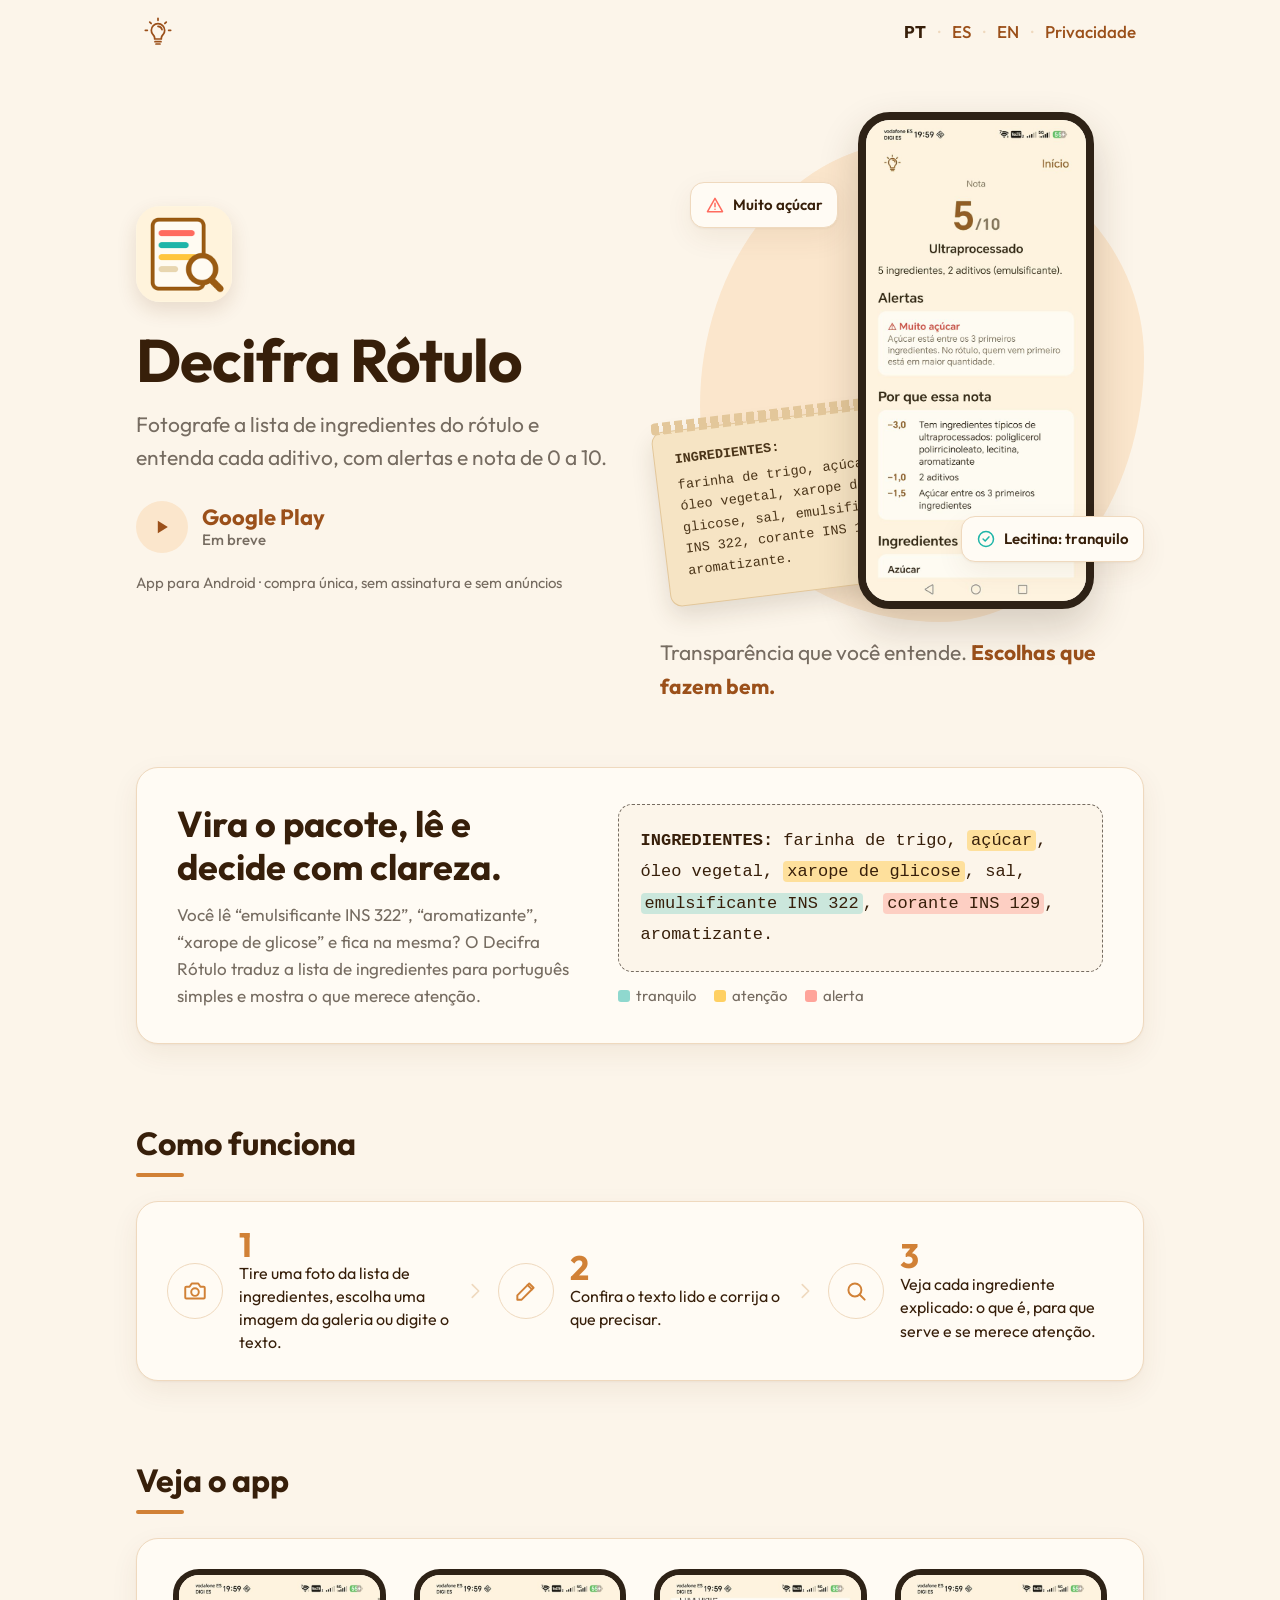
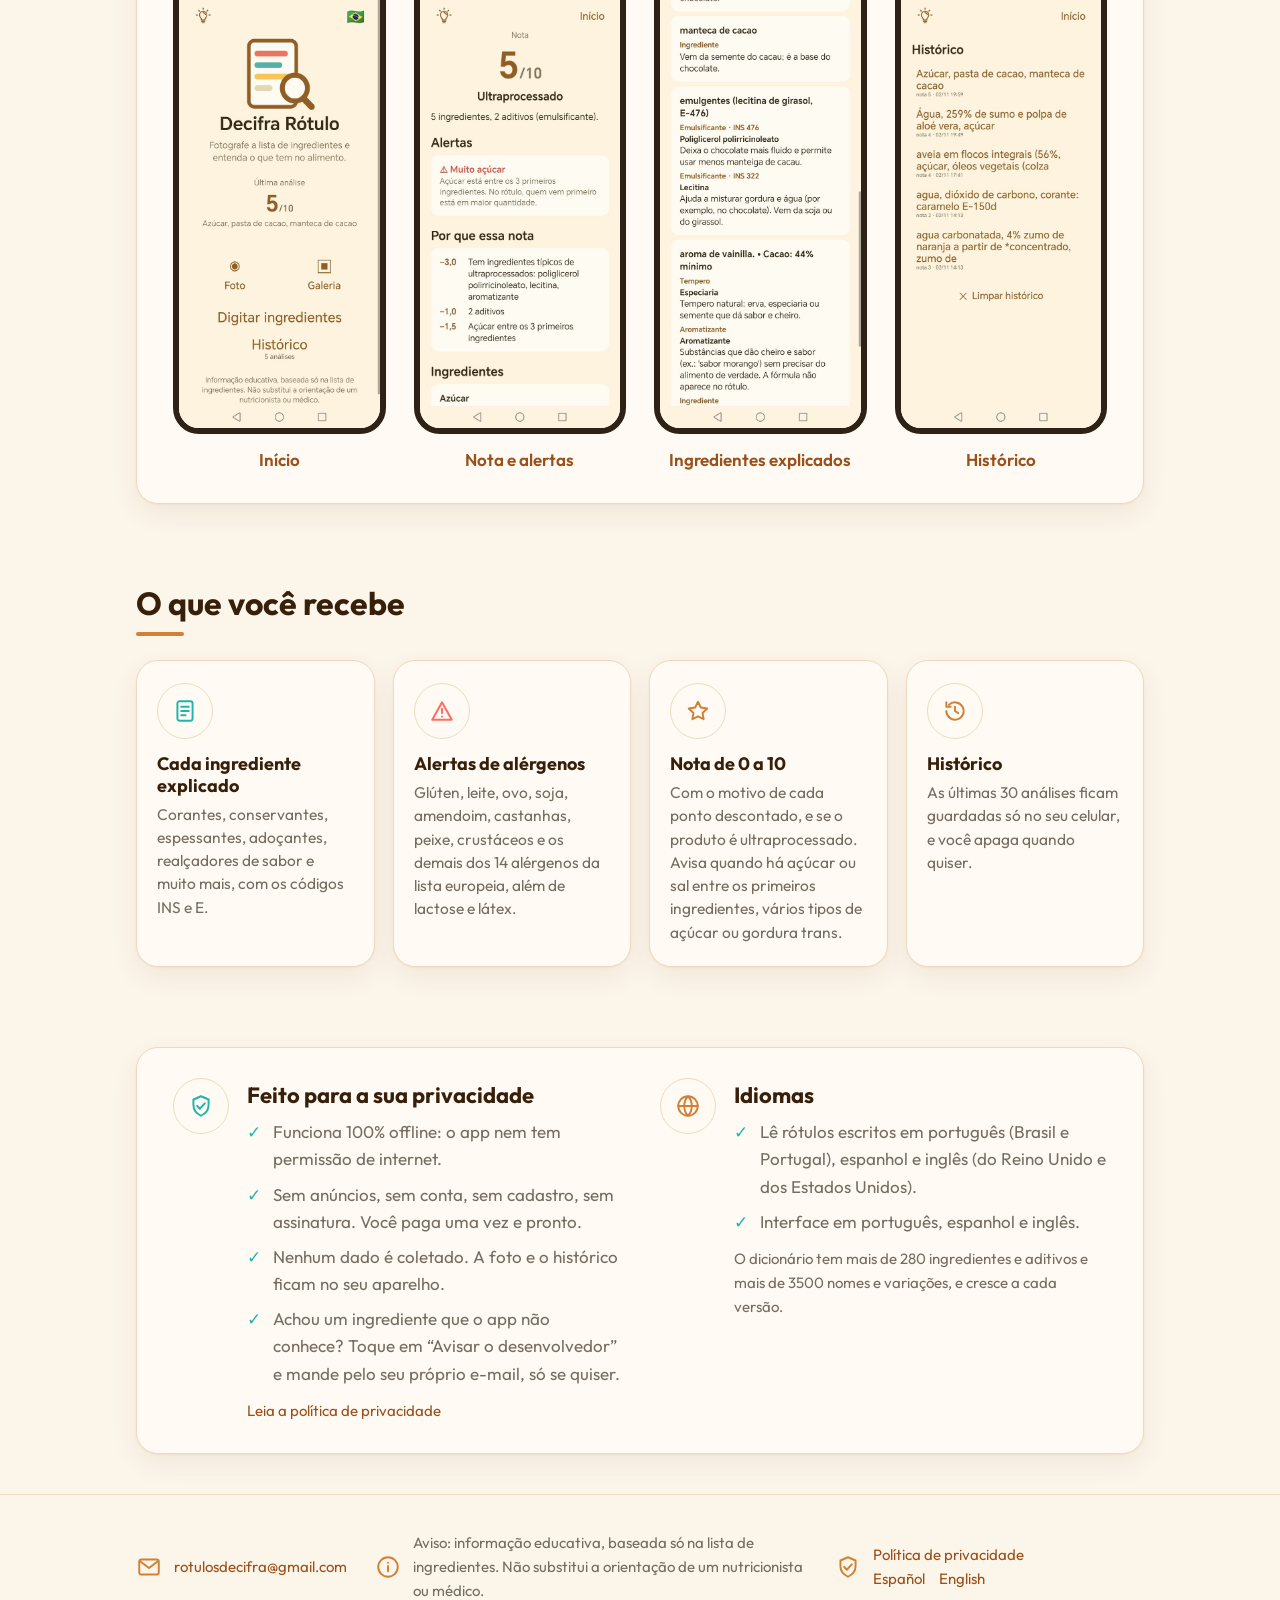
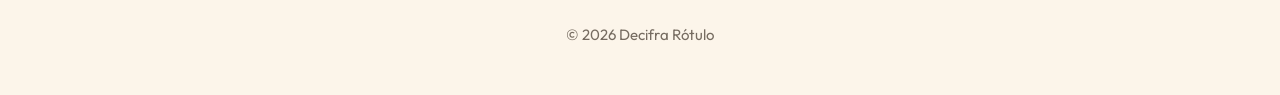
<file: index.html>
<!doctype html>
<html lang="pt-BR">
<head>
<meta charset="utf-8">
<meta name="viewport" content="width=device-width, initial-scale=1">
<title>Decifra Rótulo: app que explica ingredientes e aditivos</title>
<meta name="description" content="Fotografe o rótulo e entenda cada ingrediente e aditivo (INS), com alertas de alérgenos, aviso de ultraprocessado e nota de 0 a 10. Offline, sem coletar dados.">
<meta name="google-site-verification" content="wmkdgmP0fbGCRQz19MaqMSJbmuzJah40cHeUxz0KJL0">
<link rel="canonical" href="https://saldanhaapps.github.io/decifrarotulo/">
<link rel="alternate" hreflang="pt" href="https://saldanhaapps.github.io/decifrarotulo/">
<link rel="alternate" hreflang="es" href="https://saldanhaapps.github.io/decifrarotulo/es.html">
<link rel="alternate" hreflang="en" href="https://saldanhaapps.github.io/decifrarotulo/en.html">
<link rel="alternate" hreflang="x-default" href="https://saldanhaapps.github.io/decifrarotulo/en.html">
<meta name="theme-color" content="#FCF5EA">
<meta property="og:type" content="website">
<meta property="og:site_name" content="Decifra Rótulo">
<meta property="og:url" content="https://saldanhaapps.github.io/decifrarotulo/">
<meta property="og:locale" content="pt_BR">
<meta property="og:locale:alternate" content="es_ES">
<meta property="og:locale:alternate" content="en_GB">
<meta property="og:title" content="Decifra Rótulo: entenda os ingredientes do rótulo">
<meta property="og:description" content="Fotografe a lista de ingredientes e entenda cada aditivo, com alertas e nota de 0 a 10.">
<meta property="og:image" content="https://saldanhaapps.github.io/decifrarotulo/img/destaque-pt.png">
<meta property="og:image:width" content="1024">
<meta property="og:image:height" content="500">
<meta property="og:image:alt" content="Ícone do Decifra Rótulo e a frase: Entenda o que tem no alimento">
<meta name="twitter:card" content="summary_large_image">
<link rel="icon" href="img/favicon.png">
<link rel="apple-touch-icon" href="img/icone-180.png">
<link rel="preload" href="fonts/outfit.woff2" as="font" type="font/woff2" crossorigin>
<link rel="stylesheet" href="style.css">
<link rel="stylesheet" href="home.css">
<script src="tema.js"></script>
<script type="application/ld+json">
{
  "@context": "https://schema.org",
  "@type": "MobileApplication",
  "name": "Decifra Rótulo",
  "url": "https://saldanhaapps.github.io/decifrarotulo/",
  "image": "https://saldanhaapps.github.io/decifrarotulo/img/icone.png",
  "description": "Fotografe a lista de ingredientes e entenda cada aditivo, com alertas de alérgenos e nota de 0 a 10. Funciona offline e não coleta dados.",
  "operatingSystem": "Android",
  "applicationCategory": "HealthApplication",
  "inLanguage": ["pt-BR", "es", "en"],
  "author": { "@type": "Organization", "name": "Decifra Rótulo", "email": "rotulosdecifra@gmail.com" }
}
</script>
</head>
<body class="home">
<svg width="0" height="0" style="position:absolute" aria-hidden="true">
  <symbol id="i-play" viewBox="0 0 24 24"><path d="M7 4.5v15l12-7.5z"/></symbol>
  <symbol id="i-camera" viewBox="0 0 24 24"><path d="M4 8h3l2-3h6l2 3h3a1 1 0 0 1 1 1v9a1 1 0 0 1-1 1H4a1 1 0 0 1-1-1V9a1 1 0 0 1 1-1z"/><circle cx="12" cy="13" r="3.5"/></symbol>
  <symbol id="i-edit" viewBox="0 0 24 24"><path d="M4 20h4L19 9l-4-4L4 16z"/><path d="M13.5 6.5l4 4"/></symbol>
  <symbol id="i-search" viewBox="0 0 24 24"><circle cx="11" cy="11" r="6"/><path d="M15.5 15.5L20 20"/></symbol>
  <symbol id="i-list" viewBox="0 0 24 24"><rect x="5" y="3" width="14" height="18" rx="2"/><path d="M8.5 8h7M8.5 12h7M8.5 16h4"/></symbol>
  <symbol id="i-alert" viewBox="0 0 24 24"><path d="M12 4L21 20H3z"/><path d="M12 10v4M12 17v.01"/></symbol>
  <symbol id="i-star" viewBox="0 0 24 24"><path d="M12 3.5l2.6 5.3 5.9.9-4.3 4.1 1 5.8L12 16.9l-5.2 2.7 1-5.8-4.3-4.1 5.9-.9z"/></symbol>
  <symbol id="i-history" viewBox="0 0 24 24"><path d="M4 12a8 8 0 1 0 2.4-5.7"/><path d="M4 4v4h4"/><path d="M12 8v4l3 2"/></symbol>
  <symbol id="i-shield" viewBox="0 0 24 24"><path d="M12 3l7 3v5c0 4.5-3 8-7 10-4-2-7-5.5-7-10V6z"/><path d="M8.5 12l2.5 2.5 4.5-5"/></symbol>
  <symbol id="i-globe" viewBox="0 0 24 24"><circle cx="12" cy="12" r="9"/><path d="M3 12h18M12 3c2.5 2.5 3.5 5.5 3.5 9s-1 6.5-3.5 9c-2.5-2.5-3.5-5.5-3.5-9S9.5 5.5 12 3z"/></symbol>
  <symbol id="i-mail" viewBox="0 0 24 24"><rect x="3" y="5" width="18" height="14" rx="2"/><path d="M3.5 6.5L12 13l8.5-6.5"/></symbol>
  <symbol id="i-info" viewBox="0 0 24 24"><circle cx="12" cy="12" r="9"/><path d="M12 11v5M12 8v.01"/></symbol>
  <symbol id="i-check" viewBox="0 0 24 24"><circle cx="12" cy="12" r="9"/><path d="M8.5 12l2.5 2.5 4.5-5"/></symbol>
  <symbol id="i-chev" viewBox="0 0 24 24"><path d="M9 5l7 7-7 7"/></symbol>
</svg>

<header>
  <div class="wrap bar">
    <button class="lamp" type="button" aria-label="Trocar tema claro/escuro" title="Trocar tema">
      <svg viewBox="0 0 48 48" aria-hidden="true"><path d="M19,34.5L19,33C19,30.5 17.5,29 16,27.3C14.5,25.6 14,23.6 14,21.5C14,15.7 18.5,11.5 24,11.5C29.5,11.5 34,15.7 34,21.5C34,23.6 33.5,25.6 32,27.3C30.5,29 29,30.5 29,33L29,34.5Z"/><path d="M19.5,38.5H28.5 M21,42H27"/><path class="rays" d="M24,15.5C26.9,15.5 29.4,17.6 30,20.4 M24,3.5V6.5 M11.6,9.1L13.7,11.2 M36.4,9.1L34.3,11.2 M5,21.5H8 M40,21.5H43"/></svg>
    </button>
    <nav aria-label="Idioma e páginas">
      <a href="./" aria-current="page" lang="pt">PT</a><span class="sep">·</span>
      <a href="es.html" lang="es">ES</a><span class="sep">·</span>
      <a href="en.html" lang="en">EN</a><span class="sep">·</span>
      <a href="privacidade.html#pt">Privacidade</a>
    </nav>
  </div>
</header>

<main class="wrap">
  <div class="d-hero">
    <div>
      <img class="logo" src="img/icone.png" alt="Ícone do Decifra Rótulo" width="96" height="96">
      <h1>Decifra Rótulo</h1>
      <p class="lead">Fotografe a lista de ingredientes do rótulo e entenda cada aditivo, com alertas e nota de 0 a 10.</p>
      <a class="gp" aria-disabled="true"><span class="bub"><svg class="ic"><use href="#i-play"/></svg></span><span>Google Play<small>Em breve</small></span></a>
      <p class="price">App para Android · compra única, sem assinatura e sem anúncios</p>
    </div>
    <div>
      <div class="stage" aria-hidden="true">
        <span class="blob"></span>
        <div class="pack"><b>INGREDIENTES:</b>farinha de trigo, açúcar, óleo vegetal, xarope de glicose, sal, emulsificante INS 322, corante INS 129, aromatizante.</div>
        <div class="phone"><img src="img/pt-2-resultado.jpg" alt="" width="600" height="1313"></div>
        <span class="chip c1"><svg class="ic"><use href="#i-alert"/></svg><span>Muito açúcar</span></span>
        <span class="chip c2"><svg class="ic"><use href="#i-check"/></svg><span>Lecitina: tranquilo</span></span>
      </div>
      <p class="slogan">Transparência que você entende. <b>Escolhas que fazem bem.</b></p>
    </div>
  </div>

  <section>
    <div class="box pacote">
      <div>
        <h2>Vira o pacote, lê e decide com clareza.</h2>
        <p>Você lê <q>emulsificante INS 322</q>, <q>aromatizante</q>, <q>xarope de glicose</q> e fica na mesma? O Decifra Rótulo traduz a lista de ingredientes para português simples e mostra o que merece atenção.</p>
      </div>
      <div>
        <div class="label"><b>INGREDIENTES:</b> farinha de trigo, <span class="mk warn">açúcar</span>, óleo vegetal, <span class="mk warn">xarope de glicose</span>, sal, <span class="mk ok">emulsificante INS 322</span>, <span class="mk alert">corante INS 129</span>, aromatizante.</div>
        <div class="legend"><span><i class="ok"></i>tranquilo</span><span><i class="warn"></i>atenção</span><span><i class="alert"></i>alerta</span></div>
      </div>
    </div>
  </section>

  <section>
    <h2 class="sh">Como funciona</h2>
    <ol class="box passos">
      <li><span class="bub"><svg class="ic"><use href="#i-camera"/></svg></span><p><span class="n">1</span>Tire uma foto da lista de ingredientes, escolha uma imagem da galeria ou digite o texto.</p></li>
      <li aria-hidden="true"><svg class="ic seta"><use href="#i-chev"/></svg></li>
      <li><span class="bub"><svg class="ic"><use href="#i-edit"/></svg></span><p><span class="n">2</span>Confira o texto lido e corrija o que precisar.</p></li>
      <li aria-hidden="true"><svg class="ic seta"><use href="#i-chev"/></svg></li>
      <li><span class="bub"><svg class="ic"><use href="#i-search"/></svg></span><p><span class="n">3</span>Veja cada ingrediente explicado: o que é, para que serve e se merece atenção.</p></li>
    </ol>
  </section>

  <section>
    <h2 class="sh">Veja o app</h2>
    <ul class="box telas">
      <li><figure><img src="img/pt-1-inicio.jpg" alt="Tela inicial do app" loading="lazy" width="600" height="1313"><figcaption>Início</figcaption></figure></li>
      <li><figure><img src="img/pt-2-resultado.jpg" alt="Resultado com nota 5/10, alerta de muito açúcar e o motivo de cada ponto descontado" loading="lazy" width="600" height="1313"><figcaption>Nota e alertas</figcaption></figure></li>
      <li><figure><img src="img/pt-3-ingredientes.jpg" alt="Lista de ingredientes explicados" loading="lazy" width="600" height="1313"><figcaption>Ingredientes explicados</figcaption></figure></li>
      <li><figure><img src="img/pt-4-historico.jpg" alt="Histórico das análises" loading="lazy" width="600" height="1313"><figcaption>Histórico</figcaption></figure></li>
    </ul>
  </section>

  <section>
    <h2 class="sh">O que você recebe</h2>
    <div class="rec">
      <div class="box"><span class="bub teal"><svg class="ic"><use href="#i-list"/></svg></span><h3>Cada ingrediente explicado</h3><p>Corantes, conservantes, espessantes, adoçantes, realçadores de sabor e muito mais, com os códigos INS e E.</p></div>
      <div class="box"><span class="bub coral"><svg class="ic"><use href="#i-alert"/></svg></span><h3>Alertas de alérgenos</h3><p>Glúten, leite, ovo, soja, amendoim, castanhas, peixe, crustáceos e os demais dos 14 alérgenos da lista europeia, além de lactose e látex.</p></div>
      <div class="box"><span class="bub"><svg class="ic"><use href="#i-star"/></svg></span><h3>Nota de 0 a 10</h3><p>Com o motivo de cada ponto descontado, e se o produto é ultraprocessado. Avisa quando há açúcar ou sal entre os primeiros ingredientes, vários tipos de açúcar ou gordura trans.</p></div>
      <div class="box"><span class="bub"><svg class="ic"><use href="#i-history"/></svg></span><h3>Histórico</h3><p>As últimas 30 análises ficam guardadas só no seu celular, e você apaga quando quiser.</p></div>
    </div>
  </section>

  <section>
    <div class="box duo">
      <div>
        <span class="bub teal"><svg class="ic"><use href="#i-shield"/></svg></span>
        <div>
          <h2>Feito para a sua privacidade</h2>
          <ul>
            <li>Funciona 100% offline: o app nem tem permissão de internet.</li>
            <li>Sem anúncios, sem conta, sem cadastro, sem assinatura. Você paga uma vez e pronto.</li>
            <li>Nenhum dado é coletado. A foto e o histórico ficam no seu aparelho.</li>
            <li>Achou um ingrediente que o app não conhece? Toque em “Avisar o desenvolvedor” e mande pelo seu próprio e-mail, só se quiser.</li>
          </ul>
          <p class="more"><a href="privacidade.html#pt">Leia a política de privacidade</a></p>
        </div>
      </div>
      <div>
        <span class="bub"><svg class="ic"><use href="#i-globe"/></svg></span>
        <div>
          <h2>Idiomas</h2>
          <ul>
            <li>Lê rótulos escritos em português (Brasil e Portugal), espanhol e inglês (do Reino Unido e dos Estados Unidos).</li>
            <li>Interface em português, espanhol e inglês.</li>
          </ul>
          <p class="more">O dicionário tem mais de 280 ingredientes e aditivos e mais de 3500 nomes e variações, e cresce a cada versão.</p>
        </div>
      </div>
    </div>
  </section>
</main>

<footer>
  <div class="wrap">
    <div class="frow">
      <div><svg class="ic" aria-hidden="true"><use href="#i-mail"/></svg><a href="mailto:rotulosdecifra@gmail.com">rotulosdecifra@gmail.com</a></div>
      <div><svg class="ic" aria-hidden="true"><use href="#i-info"/></svg><span>Aviso: informação educativa, baseada só na lista de ingredientes. Não substitui a orientação de um nutricionista ou médico.</span></div>
      <div><svg class="ic" aria-hidden="true"><use href="#i-shield"/></svg><span><a href="privacidade.html#pt">Política de privacidade</a><br><span class="langs"><a href="es.html" lang="es">Español</a><a href="en.html" lang="en">English</a></span></span></div>
    </div>
    <p class="copy">© 2026 Decifra Rótulo</p>
  </div>
</footer>
</body>
</html>
</file>
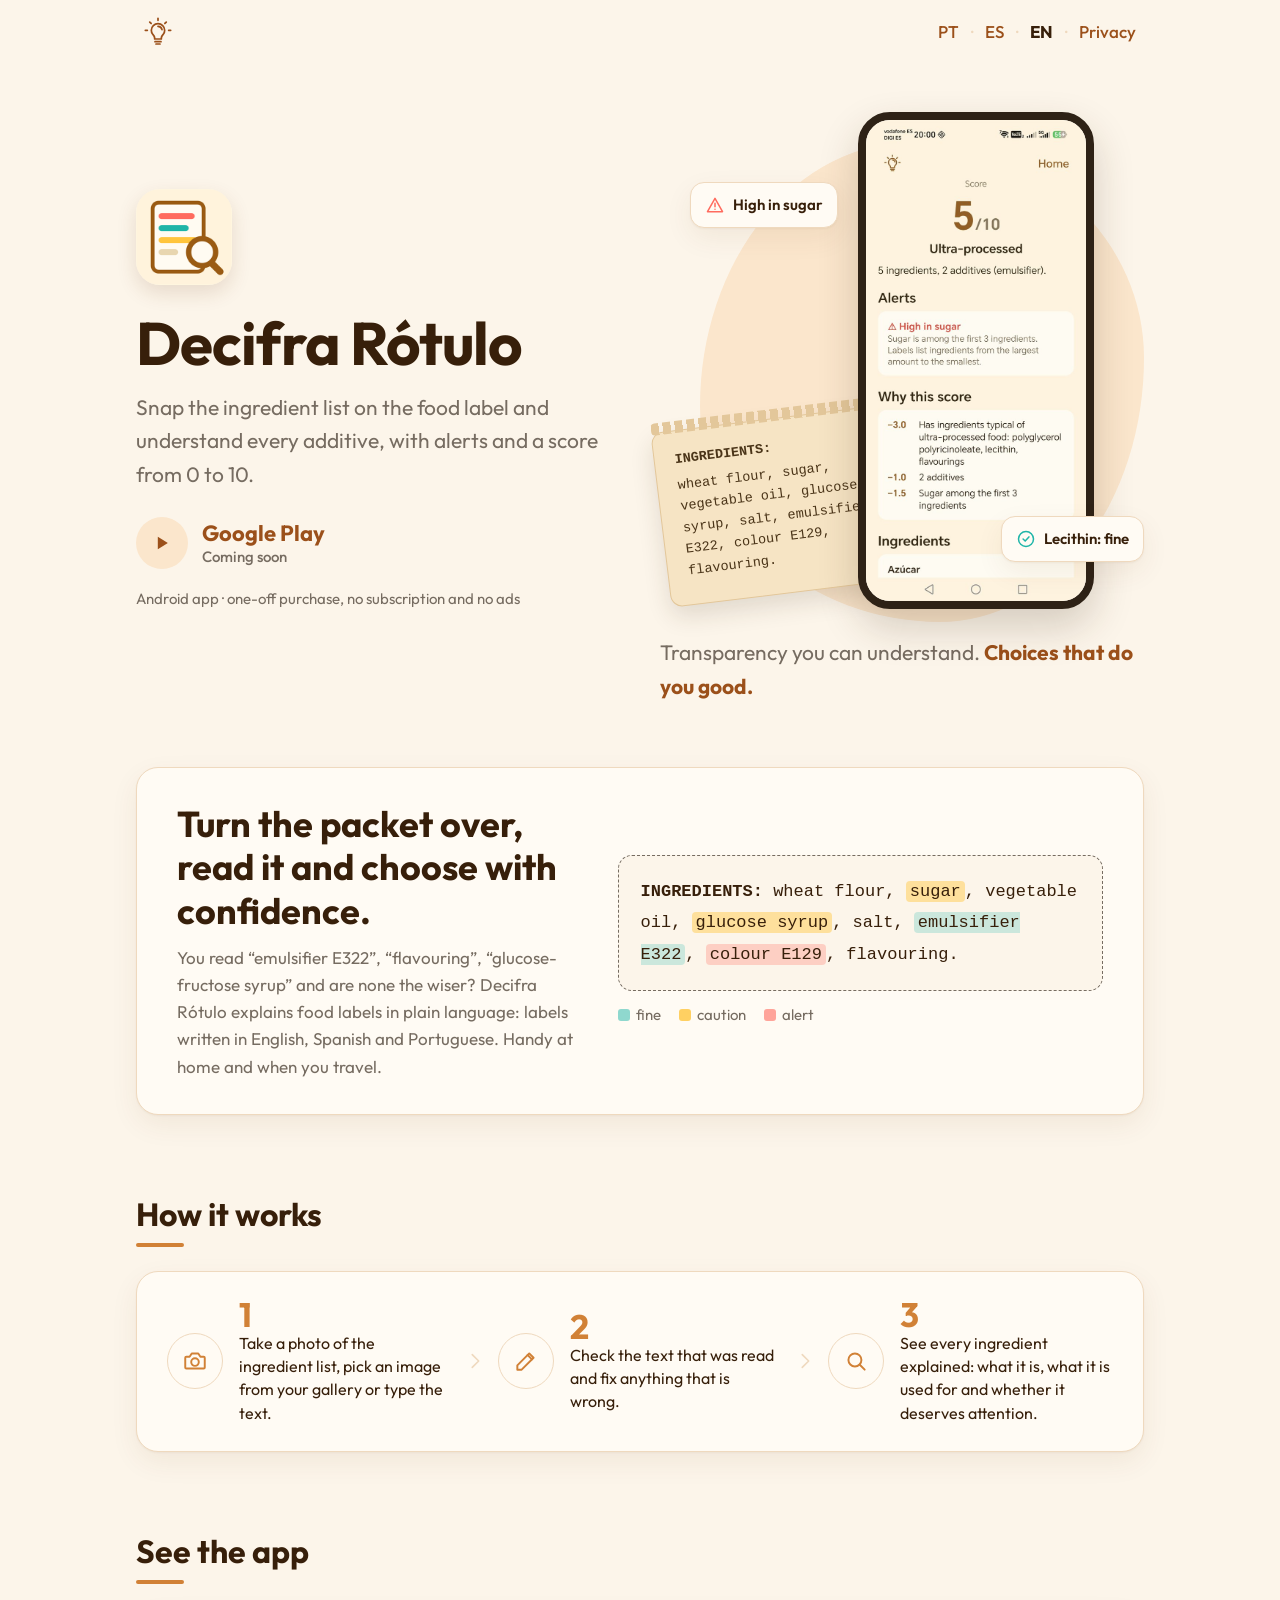
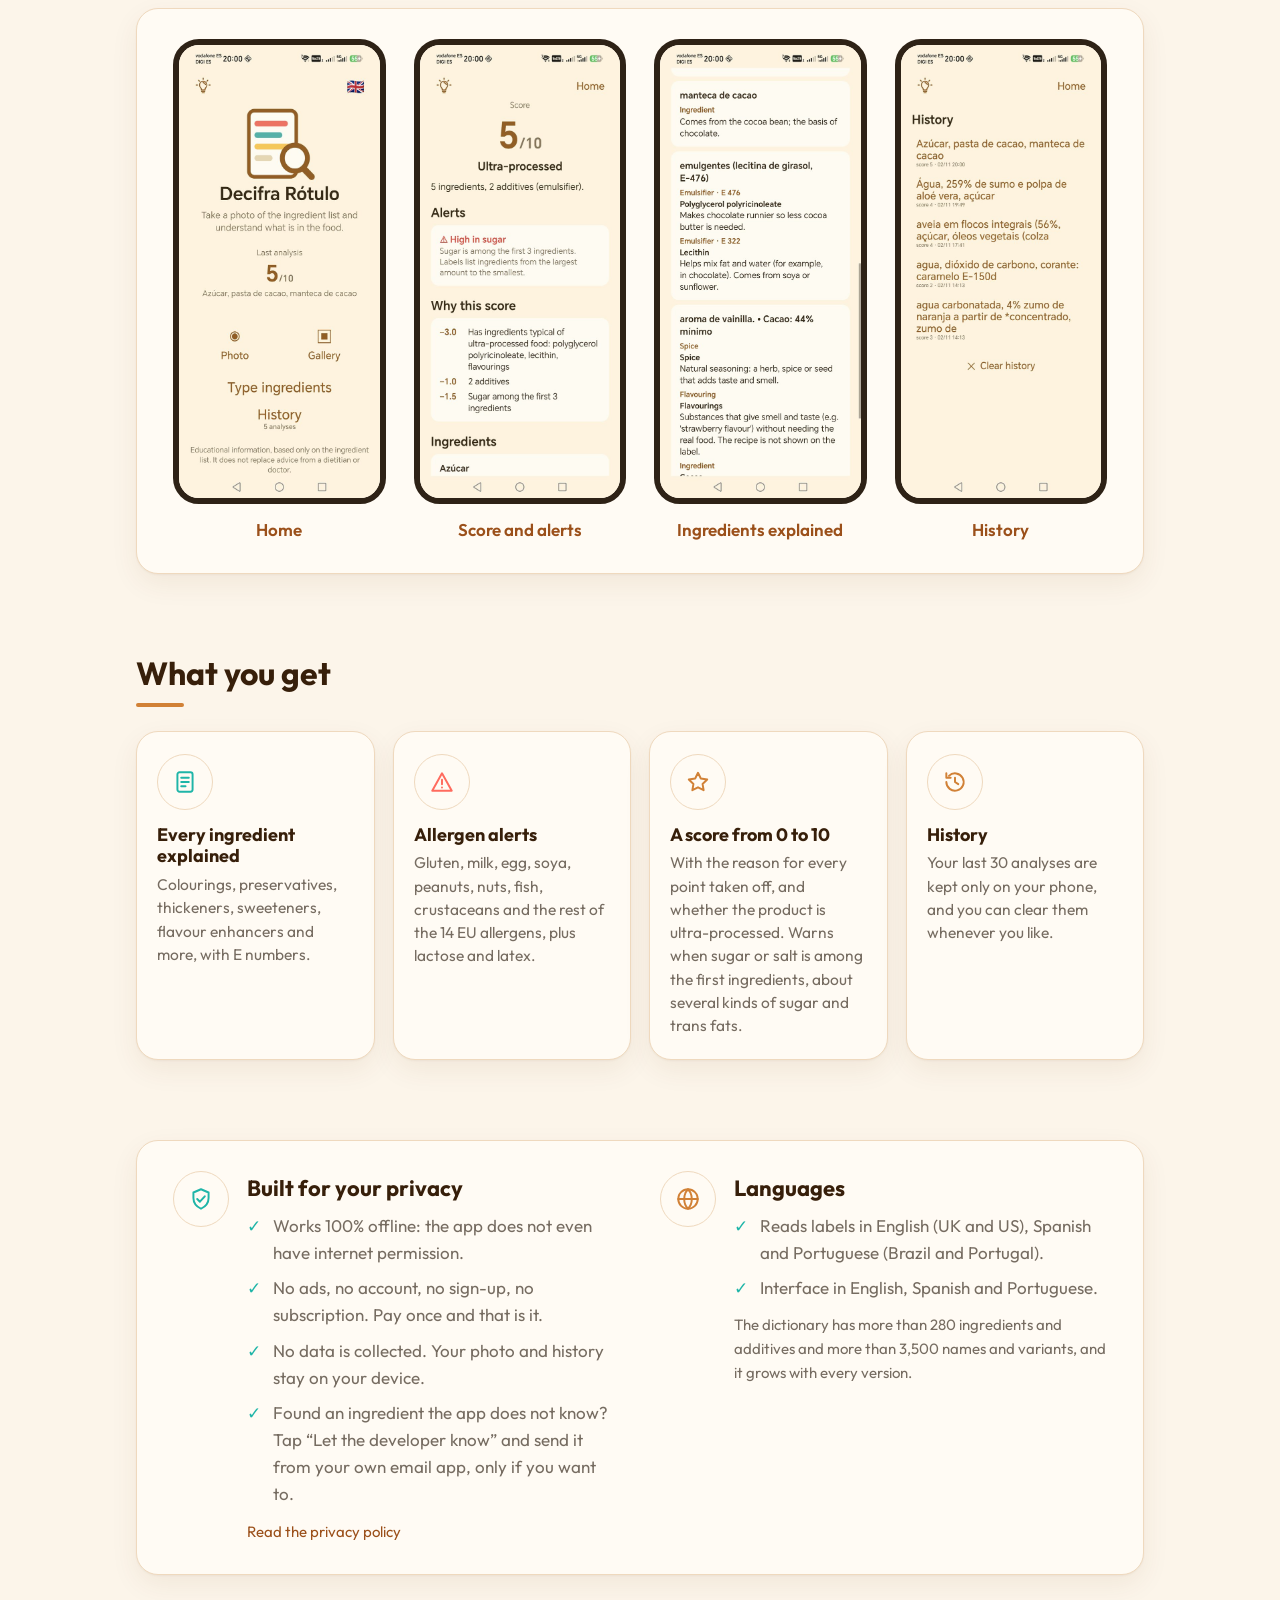
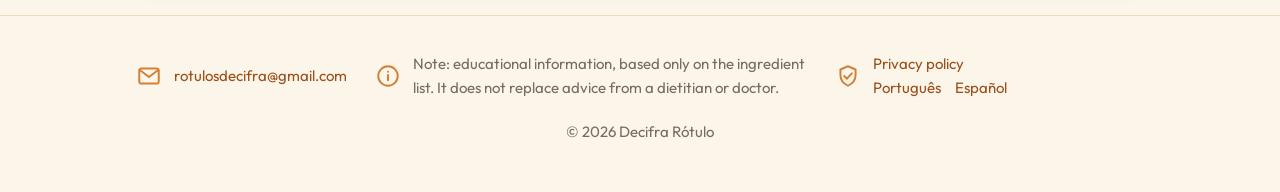
<file: en.html>
<!doctype html>
<html lang="en">
<head>
<meta charset="utf-8">
<meta name="viewport" content="width=device-width, initial-scale=1">
<title>Decifra Rótulo: app that explains food ingredients and E numbers</title>
<meta name="description" content="Snap the food label and understand every ingredient and additive (E numbers), with allergen alerts, ultra-processed warnings and a 0–10 score. Works offline.">
<link rel="canonical" href="https://saldanhaapps.github.io/decifrarotulo/en.html">
<link rel="alternate" hreflang="pt" href="https://saldanhaapps.github.io/decifrarotulo/">
<link rel="alternate" hreflang="es" href="https://saldanhaapps.github.io/decifrarotulo/es.html">
<link rel="alternate" hreflang="en" href="https://saldanhaapps.github.io/decifrarotulo/en.html">
<link rel="alternate" hreflang="x-default" href="https://saldanhaapps.github.io/decifrarotulo/en.html">
<meta name="theme-color" content="#FCF5EA">
<meta property="og:type" content="website">
<meta property="og:site_name" content="Decifra Rótulo">
<meta property="og:url" content="https://saldanhaapps.github.io/decifrarotulo/en.html">
<meta property="og:locale" content="en_GB">
<meta property="og:locale:alternate" content="pt_BR">
<meta property="og:locale:alternate" content="es_ES">
<meta property="og:title" content="Decifra Rótulo: understand what's on the food label">
<meta property="og:description" content="Snap the ingredient list and understand every additive, with alerts and a score.">
<meta property="og:image" content="https://saldanhaapps.github.io/decifrarotulo/img/destaque-en.png">
<meta property="og:image:width" content="1024">
<meta property="og:image:height" content="500">
<meta property="og:image:alt" content="Decifra Rótulo icon and app name">
<meta name="twitter:card" content="summary_large_image">
<link rel="icon" href="img/favicon.png">
<link rel="apple-touch-icon" href="img/icone-180.png">
<link rel="preload" href="fonts/outfit.woff2" as="font" type="font/woff2" crossorigin>
<link rel="stylesheet" href="style.css">
<link rel="stylesheet" href="home.css">
<script src="tema.js"></script>
<script type="application/ld+json">
{
  "@context": "https://schema.org",
  "@type": "MobileApplication",
  "name": "Decifra Rótulo",
  "url": "https://saldanhaapps.github.io/decifrarotulo/en.html",
  "image": "https://saldanhaapps.github.io/decifrarotulo/img/icone.png",
  "description": "Snap the ingredient list and understand every additive, with allergen alerts and a score from 0 to 10. Works offline and collects no data.",
  "operatingSystem": "Android",
  "applicationCategory": "HealthApplication",
  "inLanguage": ["en", "pt-BR", "es"],
  "author": { "@type": "Organization", "name": "Decifra Rótulo", "email": "rotulosdecifra@gmail.com" }
}
</script>
</head>
<body class="home">
<svg width="0" height="0" style="position:absolute" aria-hidden="true">
  <symbol id="i-play" viewBox="0 0 24 24"><path d="M7 4.5v15l12-7.5z"/></symbol>
  <symbol id="i-camera" viewBox="0 0 24 24"><path d="M4 8h3l2-3h6l2 3h3a1 1 0 0 1 1 1v9a1 1 0 0 1-1 1H4a1 1 0 0 1-1-1V9a1 1 0 0 1 1-1z"/><circle cx="12" cy="13" r="3.5"/></symbol>
  <symbol id="i-edit" viewBox="0 0 24 24"><path d="M4 20h4L19 9l-4-4L4 16z"/><path d="M13.5 6.5l4 4"/></symbol>
  <symbol id="i-search" viewBox="0 0 24 24"><circle cx="11" cy="11" r="6"/><path d="M15.5 15.5L20 20"/></symbol>
  <symbol id="i-list" viewBox="0 0 24 24"><rect x="5" y="3" width="14" height="18" rx="2"/><path d="M8.5 8h7M8.5 12h7M8.5 16h4"/></symbol>
  <symbol id="i-alert" viewBox="0 0 24 24"><path d="M12 4L21 20H3z"/><path d="M12 10v4M12 17v.01"/></symbol>
  <symbol id="i-star" viewBox="0 0 24 24"><path d="M12 3.5l2.6 5.3 5.9.9-4.3 4.1 1 5.8L12 16.9l-5.2 2.7 1-5.8-4.3-4.1 5.9-.9z"/></symbol>
  <symbol id="i-history" viewBox="0 0 24 24"><path d="M4 12a8 8 0 1 0 2.4-5.7"/><path d="M4 4v4h4"/><path d="M12 8v4l3 2"/></symbol>
  <symbol id="i-shield" viewBox="0 0 24 24"><path d="M12 3l7 3v5c0 4.5-3 8-7 10-4-2-7-5.5-7-10V6z"/><path d="M8.5 12l2.5 2.5 4.5-5"/></symbol>
  <symbol id="i-globe" viewBox="0 0 24 24"><circle cx="12" cy="12" r="9"/><path d="M3 12h18M12 3c2.5 2.5 3.5 5.5 3.5 9s-1 6.5-3.5 9c-2.5-2.5-3.5-5.5-3.5-9S9.5 5.5 12 3z"/></symbol>
  <symbol id="i-mail" viewBox="0 0 24 24"><rect x="3" y="5" width="18" height="14" rx="2"/><path d="M3.5 6.5L12 13l8.5-6.5"/></symbol>
  <symbol id="i-info" viewBox="0 0 24 24"><circle cx="12" cy="12" r="9"/><path d="M12 11v5M12 8v.01"/></symbol>
  <symbol id="i-check" viewBox="0 0 24 24"><circle cx="12" cy="12" r="9"/><path d="M8.5 12l2.5 2.5 4.5-5"/></symbol>
  <symbol id="i-chev" viewBox="0 0 24 24"><path d="M9 5l7 7-7 7"/></symbol>
</svg>

<header>
  <div class="wrap bar">
    <button class="lamp" type="button" aria-label="Switch light/dark theme" title="Switch theme">
      <svg viewBox="0 0 48 48" aria-hidden="true"><path d="M19,34.5L19,33C19,30.5 17.5,29 16,27.3C14.5,25.6 14,23.6 14,21.5C14,15.7 18.5,11.5 24,11.5C29.5,11.5 34,15.7 34,21.5C34,23.6 33.5,25.6 32,27.3C30.5,29 29,30.5 29,33L29,34.5Z"/><path d="M19.5,38.5H28.5 M21,42H27"/><path class="rays" d="M24,15.5C26.9,15.5 29.4,17.6 30,20.4 M24,3.5V6.5 M11.6,9.1L13.7,11.2 M36.4,9.1L34.3,11.2 M5,21.5H8 M40,21.5H43"/></svg>
    </button>
    <nav aria-label="Language and pages">
      <a href="./" lang="pt">PT</a><span class="sep">·</span>
      <a href="es.html" lang="es">ES</a><span class="sep">·</span>
      <a href="en.html" aria-current="page" lang="en">EN</a><span class="sep">·</span>
      <a href="privacidade.html#en">Privacy</a>
    </nav>
  </div>
</header>

<main class="wrap">
  <div class="d-hero">
    <div>
      <img class="logo" src="img/icone.png" alt="Decifra Rótulo icon" width="96" height="96">
      <h1>Decifra Rótulo</h1>
      <p class="lead">Snap the ingredient list on the food label and understand every additive, with alerts and a score from 0 to 10.</p>
      <a class="gp" aria-disabled="true"><span class="bub"><svg class="ic"><use href="#i-play"/></svg></span><span>Google Play<small>Coming soon</small></span></a>
      <p class="price">Android app · one-off purchase, no subscription and no ads</p>
    </div>
    <div>
      <div class="stage" aria-hidden="true">
        <span class="blob"></span>
        <div class="pack"><b>INGREDIENTS:</b>wheat flour, sugar, vegetable oil, glucose syrup, salt, emulsifier E322, colour E129, flavouring.</div>
        <div class="phone"><img src="img/en-2-resultado.jpg" alt="" width="600" height="1313"></div>
        <span class="chip c1"><svg class="ic"><use href="#i-alert"/></svg><span>High in sugar</span></span>
        <span class="chip c2"><svg class="ic"><use href="#i-check"/></svg><span>Lecithin: fine</span></span>
      </div>
      <p class="slogan">Transparency you can understand. <b>Choices that do you good.</b></p>
    </div>
  </div>

  <section>
    <div class="box pacote">
      <div>
        <h2>Turn the packet over, read it and choose with confidence.</h2>
        <p>You read <q>emulsifier E322</q>, <q>flavouring</q>, <q>glucose-fructose syrup</q> and are none the wiser? Decifra Rótulo explains food labels in plain language: labels written in English, Spanish and Portuguese. Handy at home and when you travel.</p>
      </div>
      <div>
        <div class="label"><b>INGREDIENTS:</b> wheat flour, <span class="mk warn">sugar</span>, vegetable oil, <span class="mk warn">glucose syrup</span>, salt, <span class="mk ok">emulsifier E322</span>, <span class="mk alert">colour E129</span>, flavouring.</div>
        <div class="legend"><span><i class="ok"></i>fine</span><span><i class="warn"></i>caution</span><span><i class="alert"></i>alert</span></div>
      </div>
    </div>
  </section>

  <section>
    <h2 class="sh">How it works</h2>
    <ol class="box passos">
      <li><span class="bub"><svg class="ic"><use href="#i-camera"/></svg></span><p><span class="n">1</span>Take a photo of the ingredient list, pick an image from your gallery or type the text.</p></li>
      <li aria-hidden="true"><svg class="ic seta"><use href="#i-chev"/></svg></li>
      <li><span class="bub"><svg class="ic"><use href="#i-edit"/></svg></span><p><span class="n">2</span>Check the text that was read and fix anything that is wrong.</p></li>
      <li aria-hidden="true"><svg class="ic seta"><use href="#i-chev"/></svg></li>
      <li><span class="bub"><svg class="ic"><use href="#i-search"/></svg></span><p><span class="n">3</span>See every ingredient explained: what it is, what it is used for and whether it deserves attention.</p></li>
    </ol>
  </section>

  <section>
    <h2 class="sh">See the app</h2>
    <ul class="box telas">
      <li><figure><img src="img/en-1-inicio.jpg" alt="App home screen" loading="lazy" width="600" height="1313"><figcaption>Home</figcaption></figure></li>
      <li><figure><img src="img/en-2-resultado.jpg" alt="Result with the score, alerts and the reason for every point taken off" loading="lazy" width="600" height="1313"><figcaption>Score and alerts</figcaption></figure></li>
      <li><figure><img src="img/en-3-ingredientes.jpg" alt="Ingredients explained" loading="lazy" width="600" height="1313"><figcaption>Ingredients explained</figcaption></figure></li>
      <li><figure><img src="img/en-4-historico.jpg" alt="Analysis history" loading="lazy" width="600" height="1313"><figcaption>History</figcaption></figure></li>
    </ul>
  </section>

  <section>
    <h2 class="sh">What you get</h2>
    <div class="rec">
      <div class="box"><span class="bub teal"><svg class="ic"><use href="#i-list"/></svg></span><h3>Every ingredient explained</h3><p>Colourings, preservatives, thickeners, sweeteners, flavour enhancers and more, with E numbers.</p></div>
      <div class="box"><span class="bub coral"><svg class="ic"><use href="#i-alert"/></svg></span><h3>Allergen alerts</h3><p>Gluten, milk, egg, soya, peanuts, nuts, fish, crustaceans and the rest of the 14 EU allergens, plus lactose and latex.</p></div>
      <div class="box"><span class="bub"><svg class="ic"><use href="#i-star"/></svg></span><h3>A score from 0 to 10</h3><p>With the reason for every point taken off, and whether the product is ultra-processed. Warns when sugar or salt is among the first ingredients, about several kinds of sugar and trans fats.</p></div>
      <div class="box"><span class="bub"><svg class="ic"><use href="#i-history"/></svg></span><h3>History</h3><p>Your last 30 analyses are kept only on your phone, and you can clear them whenever you like.</p></div>
    </div>
  </section>

  <section>
    <div class="box duo">
      <div>
        <span class="bub teal"><svg class="ic"><use href="#i-shield"/></svg></span>
        <div>
          <h2>Built for your privacy</h2>
          <ul>
            <li>Works 100% offline: the app does not even have internet permission.</li>
            <li>No ads, no account, no sign-up, no subscription. Pay once and that is it.</li>
            <li>No data is collected. Your photo and history stay on your device.</li>
            <li>Found an ingredient the app does not know? Tap “Let the developer know” and send it from your own email app, only if you want to.</li>
          </ul>
          <p class="more"><a href="privacidade.html#en">Read the privacy policy</a></p>
        </div>
      </div>
      <div>
        <span class="bub"><svg class="ic"><use href="#i-globe"/></svg></span>
        <div>
          <h2>Languages</h2>
          <ul>
            <li>Reads labels in English (UK and US), Spanish and Portuguese (Brazil and Portugal).</li>
            <li>Interface in English, Spanish and Portuguese.</li>
          </ul>
          <p class="more">The dictionary has more than 280 ingredients and additives and more than 3,500 names and variants, and it grows with every version.</p>
        </div>
      </div>
    </div>
  </section>
</main>

<footer>
  <div class="wrap">
    <div class="frow">
      <div><svg class="ic" aria-hidden="true"><use href="#i-mail"/></svg><a href="mailto:rotulosdecifra@gmail.com">rotulosdecifra@gmail.com</a></div>
      <div><svg class="ic" aria-hidden="true"><use href="#i-info"/></svg><span>Note: educational information, based only on the ingredient list. It does not replace advice from a dietitian or doctor.</span></div>
      <div><svg class="ic" aria-hidden="true"><use href="#i-shield"/></svg><span><a href="privacidade.html#en">Privacy policy</a><br><span class="langs"><a href="./" lang="pt">Português</a><a href="es.html" lang="es">Español</a></span></span></div>
    </div>
    <p class="copy">© 2026 Decifra Rótulo</p>
  </div>
</footer>
</body>
</html>
</file>
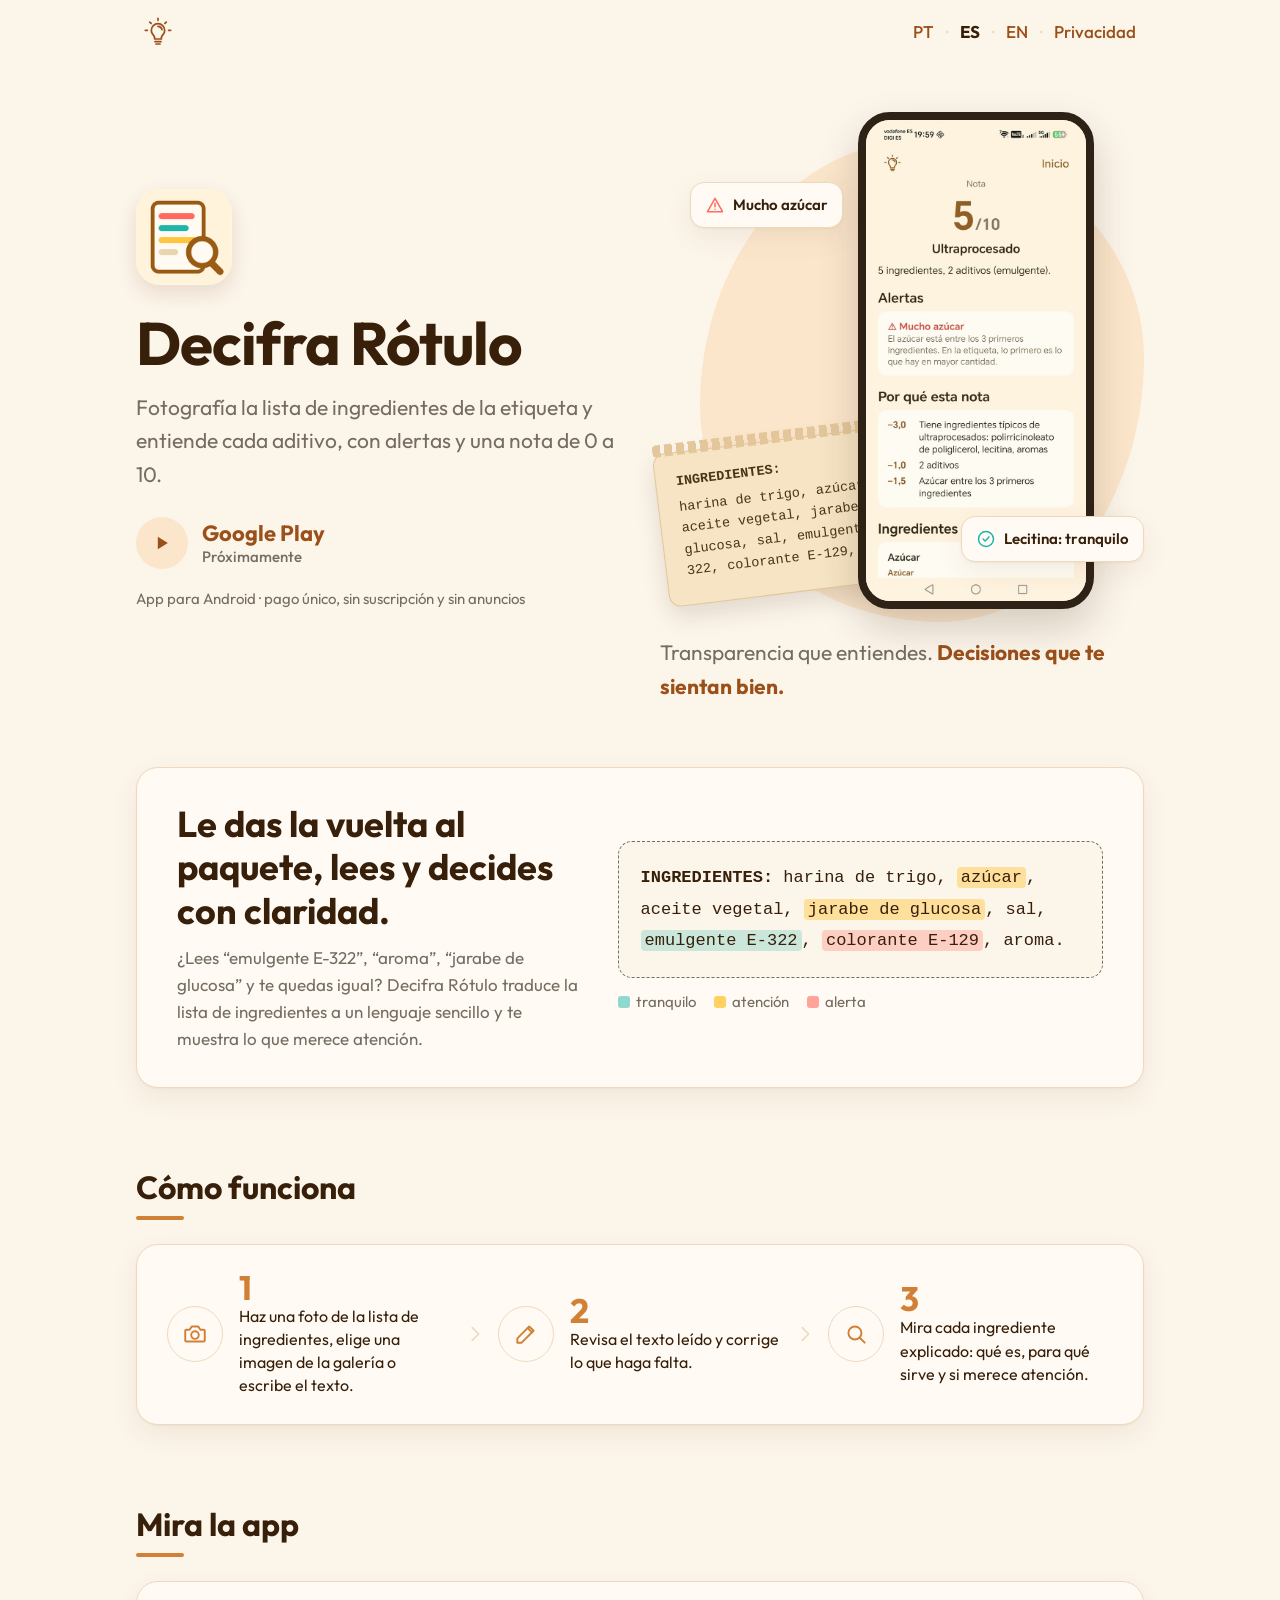
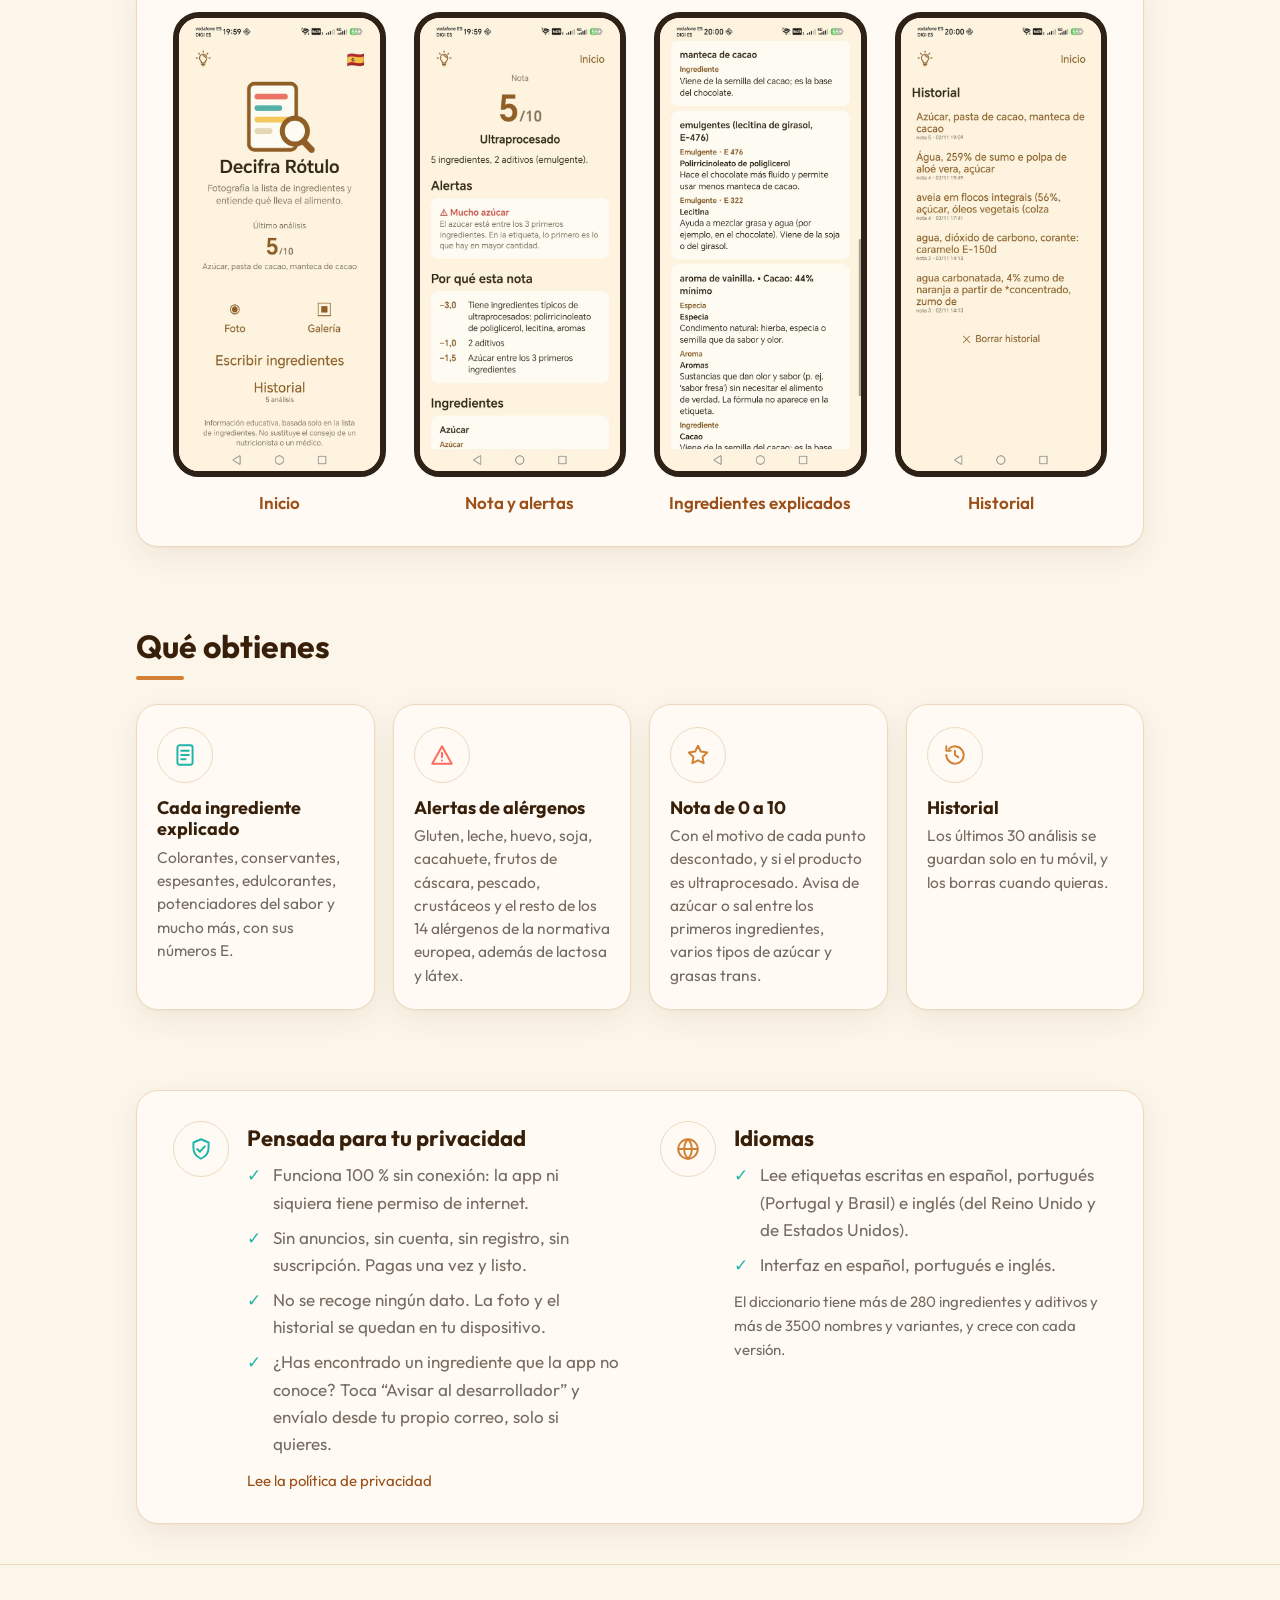
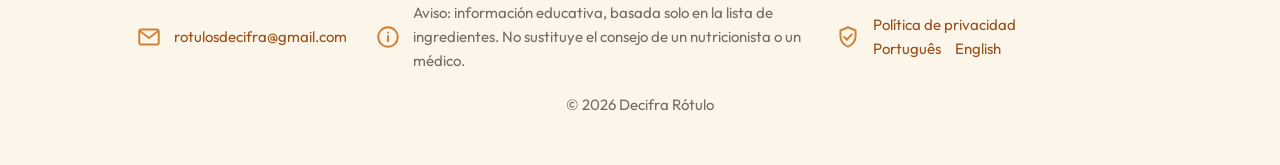
<file: es.html>
<!doctype html>
<html lang="es">
<head>
<meta charset="utf-8">
<meta name="viewport" content="width=device-width, initial-scale=1">
<title>Decifra Rótulo: app que explica ingredientes y aditivos</title>
<meta name="description" content="Fotografía la etiqueta y entiende cada ingrediente y aditivo (números E), con alertas de alérgenos, aviso de ultraprocesado y una nota de 0 a 10. Sin conexión.">
<link rel="canonical" href="https://saldanhaapps.github.io/decifrarotulo/es.html">
<link rel="alternate" hreflang="pt" href="https://saldanhaapps.github.io/decifrarotulo/">
<link rel="alternate" hreflang="es" href="https://saldanhaapps.github.io/decifrarotulo/es.html">
<link rel="alternate" hreflang="en" href="https://saldanhaapps.github.io/decifrarotulo/en.html">
<link rel="alternate" hreflang="x-default" href="https://saldanhaapps.github.io/decifrarotulo/en.html">
<meta name="theme-color" content="#FCF5EA">
<meta property="og:type" content="website">
<meta property="og:site_name" content="Decifra Rótulo">
<meta property="og:url" content="https://saldanhaapps.github.io/decifrarotulo/es.html">
<meta property="og:locale" content="es_ES">
<meta property="og:locale:alternate" content="pt_BR">
<meta property="og:locale:alternate" content="en_GB">
<meta property="og:title" content="Decifra Rótulo: entiende los ingredientes de la etiqueta">
<meta property="og:description" content="Fotografía los ingredientes y entiende cada aditivo, con alertas y una nota.">
<meta property="og:image" content="https://saldanhaapps.github.io/decifrarotulo/img/destaque-es.png">
<meta property="og:image:width" content="1024">
<meta property="og:image:height" content="500">
<meta property="og:image:alt" content="Icono de Decifra Rótulo y el nombre de la app">
<meta name="twitter:card" content="summary_large_image">
<link rel="icon" href="img/favicon.png">
<link rel="apple-touch-icon" href="img/icone-180.png">
<link rel="preload" href="fonts/outfit.woff2" as="font" type="font/woff2" crossorigin>
<link rel="stylesheet" href="style.css">
<link rel="stylesheet" href="home.css">
<script src="tema.js"></script>
<script type="application/ld+json">
{
  "@context": "https://schema.org",
  "@type": "MobileApplication",
  "name": "Decifra Rótulo",
  "url": "https://saldanhaapps.github.io/decifrarotulo/es.html",
  "image": "https://saldanhaapps.github.io/decifrarotulo/img/icone.png",
  "description": "Fotografía la lista de ingredientes y entiende cada aditivo, con alertas de alérgenos y una nota de 0 a 10. Funciona sin conexión y no recoge datos.",
  "operatingSystem": "Android",
  "applicationCategory": "HealthApplication",
  "inLanguage": ["es", "pt-BR", "en"],
  "author": { "@type": "Organization", "name": "Decifra Rótulo", "email": "rotulosdecifra@gmail.com" }
}
</script>
</head>
<body class="home">
<svg width="0" height="0" style="position:absolute" aria-hidden="true">
  <symbol id="i-play" viewBox="0 0 24 24"><path d="M7 4.5v15l12-7.5z"/></symbol>
  <symbol id="i-camera" viewBox="0 0 24 24"><path d="M4 8h3l2-3h6l2 3h3a1 1 0 0 1 1 1v9a1 1 0 0 1-1 1H4a1 1 0 0 1-1-1V9a1 1 0 0 1 1-1z"/><circle cx="12" cy="13" r="3.5"/></symbol>
  <symbol id="i-edit" viewBox="0 0 24 24"><path d="M4 20h4L19 9l-4-4L4 16z"/><path d="M13.5 6.5l4 4"/></symbol>
  <symbol id="i-search" viewBox="0 0 24 24"><circle cx="11" cy="11" r="6"/><path d="M15.5 15.5L20 20"/></symbol>
  <symbol id="i-list" viewBox="0 0 24 24"><rect x="5" y="3" width="14" height="18" rx="2"/><path d="M8.5 8h7M8.5 12h7M8.5 16h4"/></symbol>
  <symbol id="i-alert" viewBox="0 0 24 24"><path d="M12 4L21 20H3z"/><path d="M12 10v4M12 17v.01"/></symbol>
  <symbol id="i-star" viewBox="0 0 24 24"><path d="M12 3.5l2.6 5.3 5.9.9-4.3 4.1 1 5.8L12 16.9l-5.2 2.7 1-5.8-4.3-4.1 5.9-.9z"/></symbol>
  <symbol id="i-history" viewBox="0 0 24 24"><path d="M4 12a8 8 0 1 0 2.4-5.7"/><path d="M4 4v4h4"/><path d="M12 8v4l3 2"/></symbol>
  <symbol id="i-shield" viewBox="0 0 24 24"><path d="M12 3l7 3v5c0 4.5-3 8-7 10-4-2-7-5.5-7-10V6z"/><path d="M8.5 12l2.5 2.5 4.5-5"/></symbol>
  <symbol id="i-globe" viewBox="0 0 24 24"><circle cx="12" cy="12" r="9"/><path d="M3 12h18M12 3c2.5 2.5 3.5 5.5 3.5 9s-1 6.5-3.5 9c-2.5-2.5-3.5-5.5-3.5-9S9.5 5.5 12 3z"/></symbol>
  <symbol id="i-mail" viewBox="0 0 24 24"><rect x="3" y="5" width="18" height="14" rx="2"/><path d="M3.5 6.5L12 13l8.5-6.5"/></symbol>
  <symbol id="i-info" viewBox="0 0 24 24"><circle cx="12" cy="12" r="9"/><path d="M12 11v5M12 8v.01"/></symbol>
  <symbol id="i-check" viewBox="0 0 24 24"><circle cx="12" cy="12" r="9"/><path d="M8.5 12l2.5 2.5 4.5-5"/></symbol>
  <symbol id="i-chev" viewBox="0 0 24 24"><path d="M9 5l7 7-7 7"/></symbol>
</svg>

<header>
  <div class="wrap bar">
    <button class="lamp" type="button" aria-label="Cambiar tema claro/oscuro" title="Cambiar tema">
      <svg viewBox="0 0 48 48" aria-hidden="true"><path d="M19,34.5L19,33C19,30.5 17.5,29 16,27.3C14.5,25.6 14,23.6 14,21.5C14,15.7 18.5,11.5 24,11.5C29.5,11.5 34,15.7 34,21.5C34,23.6 33.5,25.6 32,27.3C30.5,29 29,30.5 29,33L29,34.5Z"/><path d="M19.5,38.5H28.5 M21,42H27"/><path class="rays" d="M24,15.5C26.9,15.5 29.4,17.6 30,20.4 M24,3.5V6.5 M11.6,9.1L13.7,11.2 M36.4,9.1L34.3,11.2 M5,21.5H8 M40,21.5H43"/></svg>
    </button>
    <nav aria-label="Idioma y páginas">
      <a href="./" lang="pt">PT</a><span class="sep">·</span>
      <a href="es.html" aria-current="page" lang="es">ES</a><span class="sep">·</span>
      <a href="en.html" lang="en">EN</a><span class="sep">·</span>
      <a href="privacidade.html#es">Privacidad</a>
    </nav>
  </div>
</header>

<main class="wrap">
  <div class="d-hero">
    <div>
      <img class="logo" src="img/icone.png" alt="Icono de Decifra Rótulo" width="96" height="96">
      <h1>Decifra Rótulo</h1>
      <p class="lead">Fotografía la lista de ingredientes de la etiqueta y entiende cada aditivo, con alertas y una nota de 0 a 10.</p>
      <a class="gp" aria-disabled="true"><span class="bub"><svg class="ic"><use href="#i-play"/></svg></span><span>Google Play<small>Próximamente</small></span></a>
      <p class="price">App para Android · pago único, sin suscripción y sin anuncios</p>
    </div>
    <div>
      <div class="stage" aria-hidden="true">
        <span class="blob"></span>
        <div class="pack"><b>INGREDIENTES:</b>harina de trigo, azúcar, aceite vegetal, jarabe de glucosa, sal, emulgente E-322, colorante E-129, aroma.</div>
        <div class="phone"><img src="img/es-2-resultado.jpg" alt="" width="600" height="1313"></div>
        <span class="chip c1"><svg class="ic"><use href="#i-alert"/></svg><span>Mucho azúcar</span></span>
        <span class="chip c2"><svg class="ic"><use href="#i-check"/></svg><span>Lecitina: tranquilo</span></span>
      </div>
      <p class="slogan">Transparencia que entiendes. <b>Decisiones que te sientan bien.</b></p>
    </div>
  </div>

  <section>
    <div class="box pacote">
      <div>
        <h2>Le das la vuelta al paquete, lees y decides con claridad.</h2>
        <p>¿Lees <q>emulgente E-322</q>, <q>aroma</q>, <q>jarabe de glucosa</q> y te quedas igual? Decifra Rótulo traduce la lista de ingredientes a un lenguaje sencillo y te muestra lo que merece atención.</p>
      </div>
      <div>
        <div class="label"><b>INGREDIENTES:</b> harina de trigo, <span class="mk warn">azúcar</span>, aceite vegetal, <span class="mk warn">jarabe de glucosa</span>, sal, <span class="mk ok">emulgente E-322</span>, <span class="mk alert">colorante E-129</span>, aroma.</div>
        <div class="legend"><span><i class="ok"></i>tranquilo</span><span><i class="warn"></i>atención</span><span><i class="alert"></i>alerta</span></div>
      </div>
    </div>
  </section>

  <section>
    <h2 class="sh">Cómo funciona</h2>
    <ol class="box passos">
      <li><span class="bub"><svg class="ic"><use href="#i-camera"/></svg></span><p><span class="n">1</span>Haz una foto de la lista de ingredientes, elige una imagen de la galería o escribe el texto.</p></li>
      <li aria-hidden="true"><svg class="ic seta"><use href="#i-chev"/></svg></li>
      <li><span class="bub"><svg class="ic"><use href="#i-edit"/></svg></span><p><span class="n">2</span>Revisa el texto leído y corrige lo que haga falta.</p></li>
      <li aria-hidden="true"><svg class="ic seta"><use href="#i-chev"/></svg></li>
      <li><span class="bub"><svg class="ic"><use href="#i-search"/></svg></span><p><span class="n">3</span>Mira cada ingrediente explicado: qué es, para qué sirve y si merece atención.</p></li>
    </ol>
  </section>

  <section>
    <h2 class="sh">Mira la app</h2>
    <ul class="box telas">
      <li><figure><img src="img/es-1-inicio.jpg" alt="Pantalla de inicio de la app" loading="lazy" width="600" height="1313"><figcaption>Inicio</figcaption></figure></li>
      <li><figure><img src="img/es-2-resultado.jpg" alt="Resultado con la nota, las alertas y el motivo de cada punto descontado" loading="lazy" width="600" height="1313"><figcaption>Nota y alertas</figcaption></figure></li>
      <li><figure><img src="img/es-3-ingredientes.jpg" alt="Lista de ingredientes explicados" loading="lazy" width="600" height="1313"><figcaption>Ingredientes explicados</figcaption></figure></li>
      <li><figure><img src="img/es-4-historico.jpg" alt="Historial de análisis" loading="lazy" width="600" height="1313"><figcaption>Historial</figcaption></figure></li>
    </ul>
  </section>

  <section>
    <h2 class="sh">Qué obtienes</h2>
    <div class="rec">
      <div class="box"><span class="bub teal"><svg class="ic"><use href="#i-list"/></svg></span><h3>Cada ingrediente explicado</h3><p>Colorantes, conservantes, espesantes, edulcorantes, potenciadores del sabor y mucho más, con sus números E.</p></div>
      <div class="box"><span class="bub coral"><svg class="ic"><use href="#i-alert"/></svg></span><h3>Alertas de alérgenos</h3><p>Gluten, leche, huevo, soja, cacahuete, frutos de cáscara, pescado, crustáceos y el resto de los 14 alérgenos de la normativa europea, además de lactosa y látex.</p></div>
      <div class="box"><span class="bub"><svg class="ic"><use href="#i-star"/></svg></span><h3>Nota de 0 a 10</h3><p>Con el motivo de cada punto descontado, y si el producto es ultraprocesado. Avisa de azúcar o sal entre los primeros ingredientes, varios tipos de azúcar y grasas trans.</p></div>
      <div class="box"><span class="bub"><svg class="ic"><use href="#i-history"/></svg></span><h3>Historial</h3><p>Los últimos 30 análisis se guardan solo en tu móvil, y los borras cuando quieras.</p></div>
    </div>
  </section>

  <section>
    <div class="box duo">
      <div>
        <span class="bub teal"><svg class="ic"><use href="#i-shield"/></svg></span>
        <div>
          <h2>Pensada para tu privacidad</h2>
          <ul>
            <li>Funciona 100 % sin conexión: la app ni siquiera tiene permiso de internet.</li>
            <li>Sin anuncios, sin cuenta, sin registro, sin suscripción. Pagas una vez y listo.</li>
            <li>No se recoge ningún dato. La foto y el historial se quedan en tu dispositivo.</li>
            <li>¿Has encontrado un ingrediente que la app no conoce? Toca “Avisar al desarrollador” y envíalo desde tu propio correo, solo si quieres.</li>
          </ul>
          <p class="more"><a href="privacidade.html#es">Lee la política de privacidad</a></p>
        </div>
      </div>
      <div>
        <span class="bub"><svg class="ic"><use href="#i-globe"/></svg></span>
        <div>
          <h2>Idiomas</h2>
          <ul>
            <li>Lee etiquetas escritas en español, portugués (Portugal y Brasil) e inglés (del Reino Unido y de Estados Unidos).</li>
            <li>Interfaz en español, portugués e inglés.</li>
          </ul>
          <p class="more">El diccionario tiene más de 280 ingredientes y aditivos y más de 3500 nombres y variantes, y crece con cada versión.</p>
        </div>
      </div>
    </div>
  </section>
</main>

<footer>
  <div class="wrap">
    <div class="frow">
      <div><svg class="ic" aria-hidden="true"><use href="#i-mail"/></svg><a href="mailto:rotulosdecifra@gmail.com">rotulosdecifra@gmail.com</a></div>
      <div><svg class="ic" aria-hidden="true"><use href="#i-info"/></svg><span>Aviso: información educativa, basada solo en la lista de ingredientes. No sustituye el consejo de un nutricionista o un médico.</span></div>
      <div><svg class="ic" aria-hidden="true"><use href="#i-shield"/></svg><span><a href="privacidade.html#es">Política de privacidad</a><br><span class="langs"><a href="./" lang="pt">Português</a><a href="en.html" lang="en">English</a></span></span></div>
    </div>
    <p class="copy">© 2026 Decifra Rótulo</p>
  </div>
</footer>
</body>
</html>
</file>
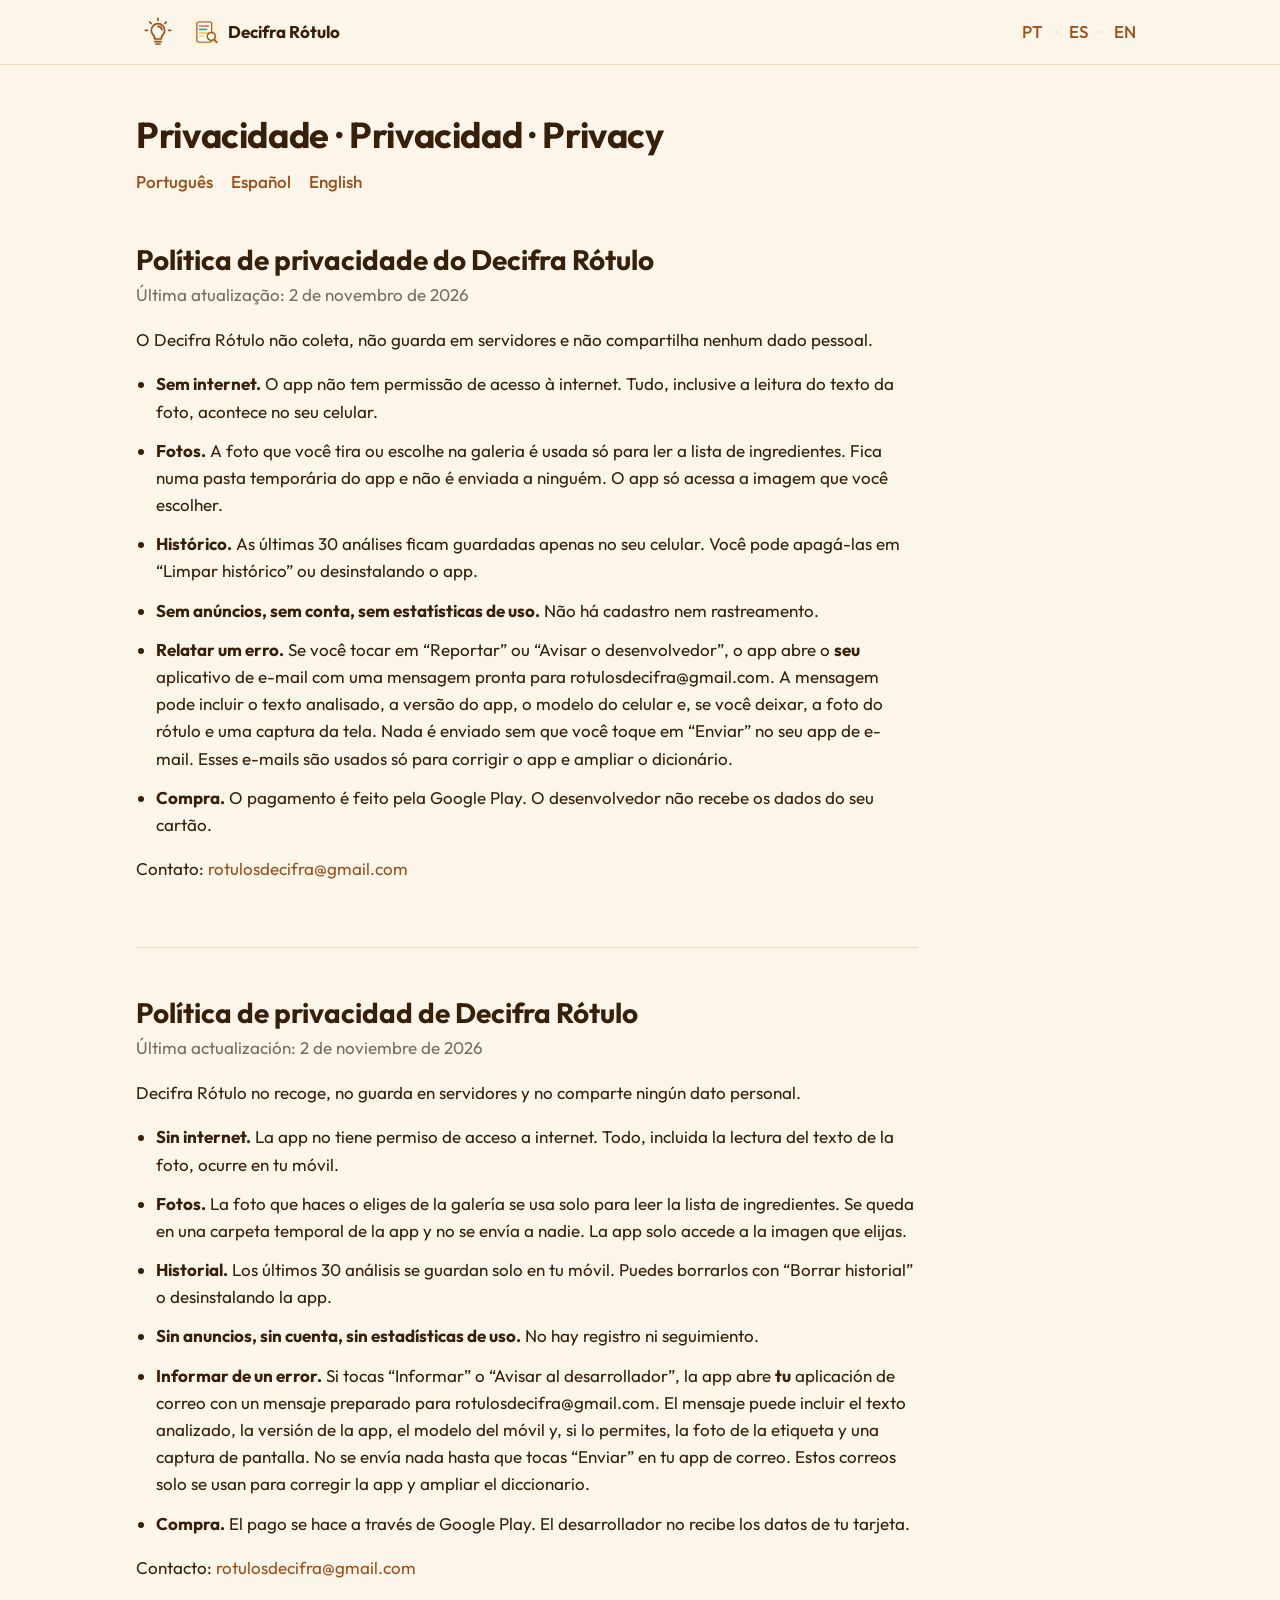
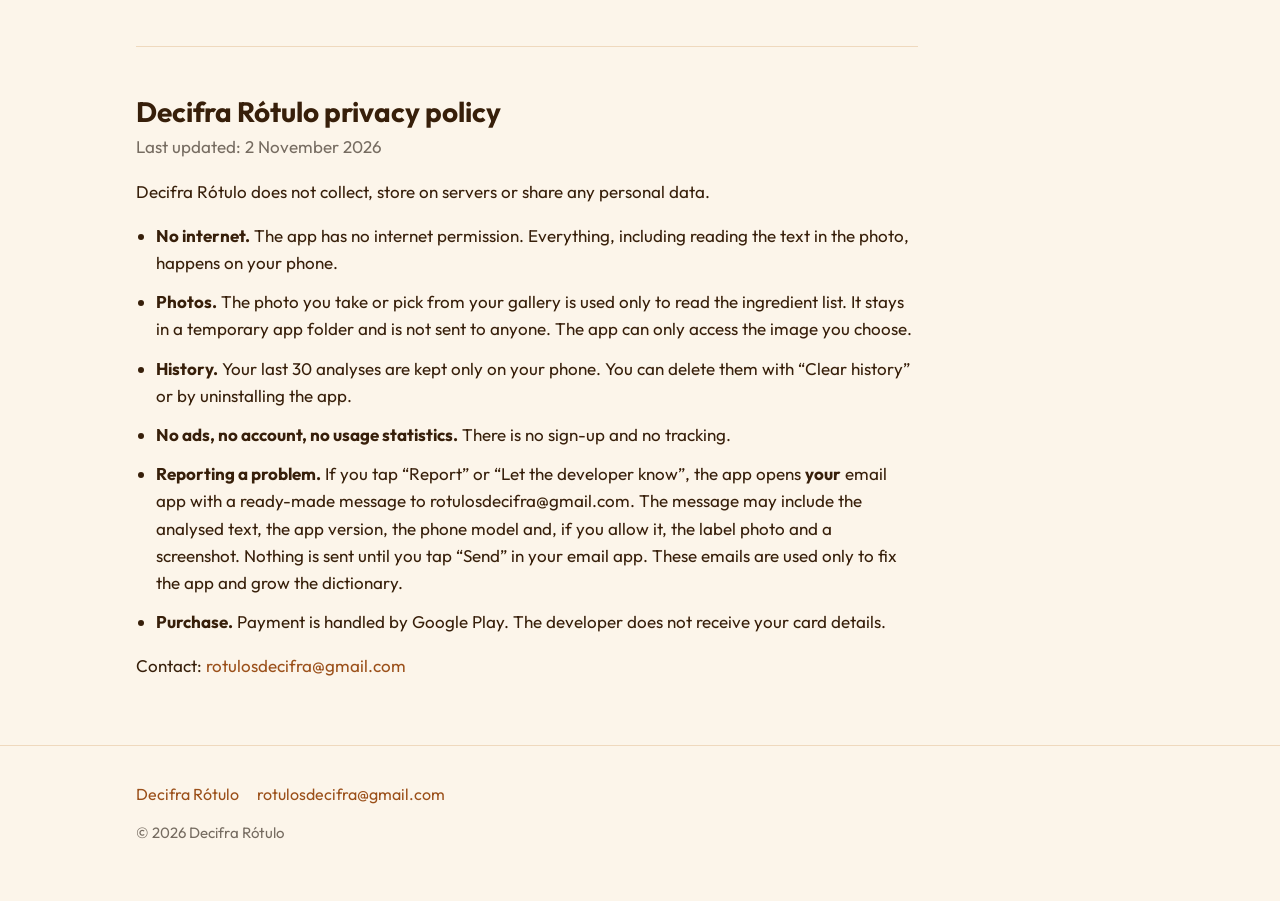
<file: privacidade.html>
<!doctype html>
<html lang="pt-BR">
<head>
<meta charset="utf-8">
<meta name="viewport" content="width=device-width, initial-scale=1">
<title>Decifra Rótulo: privacidade</title>
<meta name="description" content="Política de privacidade do Decifra Rótulo: o app não coleta nem compartilha dados pessoais. Política de privacidad. Privacy policy.">
<link rel="canonical" href="https://saldanhaapps.github.io/decifrarotulo/privacidade.html">
<meta name="theme-color" content="#FCF5EA">
<meta property="og:type" content="website">
<meta property="og:site_name" content="Decifra Rótulo">
<meta property="og:url" content="https://saldanhaapps.github.io/decifrarotulo/privacidade.html">
<meta property="og:title" content="Decifra Rótulo: política de privacidade">
<meta property="og:description" content="O app não coleta nem compartilha dados pessoais. Política de privacidad. Privacy policy.">
<meta property="og:image" content="https://saldanhaapps.github.io/decifrarotulo/img/destaque-pt.png">
<meta name="twitter:card" content="summary_large_image">
<link rel="icon" href="img/favicon.png">
<link rel="apple-touch-icon" href="img/icone-180.png">
<link rel="stylesheet" href="style.css">
<script src="tema.js"></script>
</head>
<body>
<header>
  <div class="wrap bar">
    <button class="lamp" type="button" aria-label="Trocar tema claro/escuro" title="Trocar tema">
      <svg viewBox="0 0 48 48" aria-hidden="true"><path d="M19,34.5L19,33C19,30.5 17.5,29 16,27.3C14.5,25.6 14,23.6 14,21.5C14,15.7 18.5,11.5 24,11.5C29.5,11.5 34,15.7 34,21.5C34,23.6 33.5,25.6 32,27.3C30.5,29 29,30.5 29,33L29,34.5Z"/><path d="M19.5,38.5H28.5 M21,42H27"/><path class="rays" d="M24,15.5C26.9,15.5 29.4,17.6 30,20.4 M24,3.5V6.5 M11.6,9.1L13.7,11.2 M36.4,9.1L34.3,11.2 M5,21.5H8 M40,21.5H43"/></svg>
    </button>
    <a class="brand" href="./"><img src="img/icone-180.png" alt="" width="28" height="28"><span>Decifra Rótulo</span></a>
    <nav aria-label="Páginas">
      <a href="./" lang="pt">PT</a><span class="sep">·</span>
      <a href="es.html" lang="es">ES</a><span class="sep">·</span>
      <a href="en.html" lang="en">EN</a>
    </nav>
  </div>
</header>

<main class="wrap">
  <h1 class="page-title">Privacidade · <span lang="es">Privacidad</span> · <span lang="en">Privacy</span></h1>
  <div class="langjump">
    <a href="#pt">Português</a>
    <a href="#es" lang="es">Español</a>
    <a href="#en" lang="en">English</a>
  </div>

  <section id="pt" class="policy" style="border-top:0">
    <h2>Política de privacidade do Decifra Rótulo</h2>
    <p class="date">Última atualização: 2 de novembro de 2026</p>
    <p>O Decifra Rótulo não coleta, não guarda em servidores e não compartilha nenhum dado pessoal.</p>
    <ul>
      <li><strong>Sem internet.</strong> O app não tem permissão de acesso à internet. Tudo, inclusive a leitura do texto da foto, acontece no seu celular.</li>
      <li><strong>Fotos.</strong> A foto que você tira ou escolhe na galeria é usada só para ler a lista de ingredientes. Fica numa pasta temporária do app e não é enviada a ninguém. O app só acessa a imagem que você escolher.</li>
      <li><strong>Histórico.</strong> As últimas 30 análises ficam guardadas apenas no seu celular. Você pode apagá-las em “Limpar histórico” ou desinstalando o app.</li>
      <li><strong>Sem anúncios, sem conta, sem estatísticas de uso.</strong> Não há cadastro nem rastreamento.</li>
      <li><strong>Relatar um erro.</strong> Se você tocar em “Reportar” ou “Avisar o desenvolvedor”, o app abre o <strong>seu</strong> aplicativo de e-mail com uma mensagem pronta para rotulosdecifra@gmail.com. A mensagem pode incluir o texto analisado, a versão do app, o modelo do celular e, se você deixar, a foto do rótulo e uma captura da tela. Nada é enviado sem que você toque em “Enviar” no seu app de e-mail. Esses e-mails são usados só para corrigir o app e ampliar o dicionário.</li>
      <li><strong>Compra.</strong> O pagamento é feito pela Google Play. O desenvolvedor não recebe os dados do seu cartão.</li>
    </ul>
    <p>Contato: <a href="mailto:rotulosdecifra@gmail.com">rotulosdecifra@gmail.com</a></p>
  </section>

  <section id="es" class="policy" lang="es">
    <h2>Política de privacidad de Decifra Rótulo</h2>
    <p class="date">Última actualización: 2 de noviembre de 2026</p>
    <p>Decifra Rótulo no recoge, no guarda en servidores y no comparte ningún dato personal.</p>
    <ul>
      <li><strong>Sin internet.</strong> La app no tiene permiso de acceso a internet. Todo, incluida la lectura del texto de la foto, ocurre en tu móvil.</li>
      <li><strong>Fotos.</strong> La foto que haces o eliges de la galería se usa solo para leer la lista de ingredientes. Se queda en una carpeta temporal de la app y no se envía a nadie. La app solo accede a la imagen que elijas.</li>
      <li><strong>Historial.</strong> Los últimos 30 análisis se guardan solo en tu móvil. Puedes borrarlos con “Borrar historial” o desinstalando la app.</li>
      <li><strong>Sin anuncios, sin cuenta, sin estadísticas de uso.</strong> No hay registro ni seguimiento.</li>
      <li><strong>Informar de un error.</strong> Si tocas “Informar” o “Avisar al desarrollador”, la app abre <strong>tu</strong> aplicación de correo con un mensaje preparado para rotulosdecifra@gmail.com. El mensaje puede incluir el texto analizado, la versión de la app, el modelo del móvil y, si lo permites, la foto de la etiqueta y una captura de pantalla. No se envía nada hasta que tocas “Enviar” en tu app de correo. Estos correos solo se usan para corregir la app y ampliar el diccionario.</li>
      <li><strong>Compra.</strong> El pago se hace a través de Google Play. El desarrollador no recibe los datos de tu tarjeta.</li>
    </ul>
    <p>Contacto: <a href="mailto:rotulosdecifra@gmail.com">rotulosdecifra@gmail.com</a></p>
  </section>

  <section id="en" class="policy" lang="en">
    <h2>Decifra Rótulo privacy policy</h2>
    <p class="date">Last updated: 2 November 2026</p>
    <p>Decifra Rótulo does not collect, store on servers or share any personal data.</p>
    <ul>
      <li><strong>No internet.</strong> The app has no internet permission. Everything, including reading the text in the photo, happens on your phone.</li>
      <li><strong>Photos.</strong> The photo you take or pick from your gallery is used only to read the ingredient list. It stays in a temporary app folder and is not sent to anyone. The app can only access the image you choose.</li>
      <li><strong>History.</strong> Your last 30 analyses are kept only on your phone. You can delete them with “Clear history” or by uninstalling the app.</li>
      <li><strong>No ads, no account, no usage statistics.</strong> There is no sign-up and no tracking.</li>
      <li><strong>Reporting a problem.</strong> If you tap “Report” or “Let the developer know”, the app opens <strong>your</strong> email app with a ready-made message to rotulosdecifra@gmail.com. The message may include the analysed text, the app version, the phone model and, if you allow it, the label photo and a screenshot. Nothing is sent until you tap “Send” in your email app. These emails are used only to fix the app and grow the dictionary.</li>
      <li><strong>Purchase.</strong> Payment is handled by Google Play. The developer does not receive your card details.</li>
    </ul>
    <p>Contact: <a href="mailto:rotulosdecifra@gmail.com">rotulosdecifra@gmail.com</a></p>
  </section>
</main>

<footer>
  <div class="wrap">
    <div class="links">
      <a href="./">Decifra Rótulo</a>
      <a href="mailto:rotulosdecifra@gmail.com">rotulosdecifra@gmail.com</a>
    </div>
    <p>© 2026 Decifra Rótulo</p>
  </div>
</footer>
</body>
</html>
</file>
<file: style.css>
/* Paleta do app com os tons do rascunho do Canva (opção D, escolhida em 03/11/2026):
   creme rosado e caramelo no claro, marrom quente no escuro; laranja só em ícones e traços. */
@font-face {
  font-family: "Outfit";
  src: url(fonts/outfit.woff2) format("woff2");
  font-weight: 400 800;
  font-display: swap;
}
:root {
  --bg: #FCF5EA;
  --surface: #FFFBF4;
  --text: #371F0A;
  --muted: #766C61;
  --accent: #9B501A;
  --orange: #D18136;
  --line: #EFD9BE;
  --soft: #FBE6CC;
  --frame: #2E2216;
  --ripple: rgba(155, 80, 26, .12);
  --shadow: 0 1px 2px rgba(105, 55, 13, .05), 0 10px 28px rgba(105, 55, 13, .07);
  --coral: #FF6B5E;
  --teal: #1FB5A8;
  --yellow: #FFC53D;
  color-scheme: light;
}
@media (prefers-color-scheme: dark) {
  :root:not([data-theme="light"]) {
    --bg: #1A140D;
    --surface: #241C13;
    --text: #F5E9D3;
    --muted: #A8977C;
    --accent: #E9A15C;
    --orange: #E9A15C;
    --line: #3D3022;
    --soft: #3A2C1B;
    --frame: #0E0A06;
    --ripple: rgba(233, 161, 92, .14);
    --shadow: none;
    color-scheme: dark;
  }
}
:root[data-theme="dark"] {
  --bg: #1A140D;
  --surface: #241C13;
  --text: #F5E9D3;
  --muted: #A8977C;
  --accent: #E9A15C;
  --orange: #E9A15C;
  --line: #3D3022;
  --soft: #3A2C1B;
  --frame: #0E0A06;
  --ripple: rgba(233, 161, 92, .14);
  --shadow: none;
  color-scheme: dark;
}

* { box-sizing: border-box; }
html { scroll-behavior: smooth; }
body {
  margin: 0;
  background: var(--bg);
  color: var(--text);
  font: 17px/1.6 "Outfit", system-ui, -apple-system, "Segoe UI", Roboto, "Helvetica Neue", Arial, sans-serif;
  -webkit-font-smoothing: antialiased;
}
img { max-width: 100%; display: block; }
a { color: var(--accent); text-decoration: none; }
a:hover { text-decoration: underline; }
h1, h2, h3 { line-height: 1.2; margin: 0; }
.wrap { max-width: 1040px; margin: 0 auto; padding: 0 16px; }

/* Cabeçalho: lâmpada à esquerda, idiomas e privacidade à direita, tudo só texto. */
header { border-bottom: 1px solid var(--line); }
.bar { display: flex; align-items: center; gap: 12px; height: 64px; }
.lamp {
  width: 44px; height: 44px; padding: 6px; border: 0; border-radius: 50%;
  background: none; color: var(--accent); cursor: pointer;
}
.lamp:hover { background: var(--ripple); }
.lamp svg { width: 100%; height: 100%; fill: none; stroke: currentColor; stroke-width: 2.6; stroke-linecap: round; stroke-linejoin: round; }
.lamp .rays { display: none; }
.lamp.on .rays { display: inline; }
.brand { display: flex; align-items: center; gap: 8px; font-weight: 700; color: var(--text); }
.brand:hover { text-decoration: none; }
.brand img { width: 28px; height: 28px; border-radius: 7px; }
nav { margin-left: auto; display: flex; align-items: center; gap: 4px; font-weight: 500; }
nav a { padding: 8px 8px; border-radius: 8px; }
nav a:hover { background: var(--ripple); text-decoration: none; }
nav a[aria-current] { color: var(--text); font-weight: 700; }
nav .sep { color: var(--line); }

footer { border-top: 1.5px solid var(--line); padding: 36px 0 48px; color: var(--muted); font-size: 15px; }
footer p { margin: 0 0 8px; }
footer .links { display: flex; flex-wrap: wrap; gap: 6px 18px; margin-bottom: 14px; font-size: 16px; }

/* Política de privacidade */
.policy { max-width: 46em; padding: 48px 0; border-top: 1.5px solid var(--line); }
.policy:first-of-type { border-top: 0; }
.policy h2 { font-size: 28px; margin-bottom: 4px; }
.policy .date { color: var(--muted); margin: 0 0 18px; }
.policy ul { padding-left: 20px; }
.policy li { margin-bottom: 12px; }
.langjump { display: flex; gap: 18px; padding: 24px 0 0; font-weight: 500; }
.page-title { font-size: 36px; letter-spacing: -.01em; padding-top: 48px; }
.page-title + .langjump { padding-top: 12px; }

/* Página 404 */
.notfound { padding: 72px 0; }
.notfound .page-title { padding-top: 0; }
.notfound p { color: var(--muted); margin: 8px 0 0; }
.notfound .links { display: flex; flex-wrap: wrap; gap: 6px 18px; margin-top: 24px; font-weight: 500; }

@media (max-width: 480px) {
  .brand span { display: none; }
  nav { gap: 0; font-size: 15px; }
  nav a { padding: 8px 6px; }
}
</file>
<file: home.css>
/* Páginas iniciais (PT, ES, EN): opção D, inspirada no rascunho do Canva "Site do app Decifra Rótulo".
   Vem depois de style.css, que tem as cores, a fonte, o cabeçalho e o rodapé. */
.home header { border-bottom: 0; }
.ic { width: 26px; height: 26px; fill: none; stroke: currentColor; stroke-width: 1.8; stroke-linecap: round; stroke-linejoin: round; flex: none; }
.bub { flex: none; width: 56px; height: 56px; border-radius: 50%; display: grid; place-items: center; background: var(--surface); border: 1.5px solid var(--line); color: var(--orange); }
.bub.coral { color: var(--coral); }
.bub.teal { color: var(--teal); }
.box { background: var(--surface); border: 1.5px solid var(--line); border-radius: 22px; box-shadow: var(--shadow); }
.home section { padding: 40px 0; }
.sh { font-size: 32px; font-weight: 700; margin-bottom: 24px; }
.sh::after { content: ""; display: block; width: 48px; height: 4px; border-radius: 2px; background: var(--orange); margin-top: 10px; }

/* Topo: nome e Google Play à esquerda; celular, pacote e alertas à direita */
.d-hero { display: grid; grid-template-columns: 1fr 1fr; gap: 40px; align-items: center; padding: 48px 0 24px; }
.d-hero .logo { width: 96px; height: 96px; border-radius: 24px; box-shadow: 0 8px 20px rgba(105, 55, 13, .14); margin-bottom: 22px; }
.d-hero h1 { font-size: 60px; font-weight: 700; letter-spacing: -.015em; }
.d-hero .lead { color: var(--muted); font-size: 21px; margin: 12px 0 26px; max-width: 26em; }
.gp { display: inline-flex; align-items: center; gap: 14px; color: var(--accent); font-size: 22px; font-weight: 700; line-height: 1.25; }
.gp .bub { width: 52px; height: 52px; background: var(--soft); border: 0; color: var(--accent); }
.gp .bub .ic { fill: currentColor; stroke: none; width: 20px; }
.gp small { display: block; font-size: 15px; font-weight: 500; color: var(--muted); }
.gp:hover { text-decoration: none; }
.gp[aria-disabled="true"] { cursor: default; }
.price { margin-top: 18px; font-size: 15px; color: var(--muted); }
.stage { position: relative; height: 520px; }
.stage .blob { position: absolute; inset: 30px 0 10px 40px; border-radius: 48% 52% 46% 54% / 55% 45% 55% 45%; background: var(--soft); }
.stage .pack {
  position: absolute; left: 0; bottom: 40px; width: 270px; transform: rotate(-7deg); padding: 18px 20px 22px;
  border-radius: 12px; background: #F6E4C4; border: 1.5px solid #E3C79A; color: #4A3418;
  font: 13.5px/1.6 ui-monospace, "Cascadia Mono", Consolas, monospace; box-shadow: 0 10px 24px rgba(59, 42, 20, .14);
}
.stage .pack b { display: block; margin-bottom: 4px; }
.stage .pack::before { content: ""; position: absolute; left: 0; right: 0; top: -10px; height: 12px; background: repeating-linear-gradient(90deg, #E3C79A 0 8px, transparent 8px 12px); border-radius: 4px; }
.stage .phone { position: absolute; right: 50px; top: 0; width: 236px; border: 8px solid var(--frame); border-radius: 32px; overflow: hidden; background: #FFF; box-shadow: 0 18px 40px rgba(59, 42, 20, .2); }
.stage .phone img { width: 100%; height: auto; aspect-ratio: 600 / 1313; }
.chip { position: absolute; display: flex; align-items: center; gap: 8px; padding: 10px 14px; border-radius: 14px; background: var(--surface); border: 1.5px solid var(--line); font-size: 15px; font-weight: 600; box-shadow: var(--shadow); }
.chip .ic { width: 20px; height: 20px; }
.chip span { color: var(--text); }
.chip.c1 { left: 30px; top: 70px; color: var(--coral); }
.chip.c2 { right: 0; bottom: 70px; color: var(--teal); }
.slogan { font-size: 21px; margin: 4px 0 0; color: var(--muted); }
.slogan b { color: var(--accent); }

/* Vira o pacote: o rótulo com os itens marcados nas cores dos alertas */
.pacote { display: grid; grid-template-columns: 1fr 1.2fr; gap: 36px; align-items: center; padding: 34px 40px; }
.pacote h2 { font-size: 36px; font-weight: 700; margin-bottom: 12px; }
.pacote p { color: var(--muted); margin: 0; }
.pacote q { quotes: "“" "”"; }
.label { font: 17px/1.85 ui-monospace, "Cascadia Mono", Consolas, monospace; padding: 20px 22px; border: 1.5px dashed var(--muted); border-radius: 14px; background: var(--bg); }
.mk { padding: 1px 4px; border-radius: 4px; }
.mk.ok { background: rgba(31, 181, 168, .22); }
.mk.warn { background: rgba(255, 197, 61, .45); }
.mk.alert { background: rgba(255, 107, 94, .28); }
.legend { display: flex; flex-wrap: wrap; gap: 6px 18px; margin-top: 12px; font-size: 15px; color: var(--muted); }
.legend i { display: inline-block; width: 12px; height: 12px; border-radius: 3px; margin-right: 6px; vertical-align: -1px; }
.legend .ok { background: rgba(31, 181, 168, .5); }
.legend .warn { background: rgba(255, 197, 61, .8); }
.legend .alert { background: rgba(255, 107, 94, .6); }

/* Como funciona */
.passos { display: grid; grid-template-columns: 1fr auto 1fr auto 1fr; gap: 12px; align-items: center; padding: 26px 30px; list-style: none; margin: 0; }
.passos li { display: flex; gap: 16px; align-items: center; }
.passos .n { display: block; font-size: 34px; font-weight: 700; color: var(--orange); line-height: 1; }
.passos p { margin: 0; font-size: 16px; line-height: 1.45; }
.passos .seta { color: var(--line); width: 22px; height: 22px; }

/* Telas do app */
.telas { display: grid; grid-template-columns: repeat(4, 1fr); gap: 28px; list-style: none; margin: 0; padding: 30px 36px; }
.telas figure { margin: 0; text-align: center; }
.telas img { width: 100%; height: auto; aspect-ratio: 600 / 1313; border: 6px solid var(--frame); border-radius: 26px; }
.telas figcaption { margin-top: 12px; font-weight: 600; color: var(--accent); }

/* O que você recebe */
.rec { display: grid; grid-template-columns: repeat(4, 1fr); gap: 18px; }
.rec > div { padding: 22px 20px; }
.rec h3 { font-size: 18px; margin: 14px 0 6px; }
.rec p { margin: 0; color: var(--muted); font-size: 15.5px; line-height: 1.5; }

/* Privacidade e idiomas */
.duo { display: grid; grid-template-columns: 1fr 1fr; padding: 30px 36px; gap: 40px; }
.duo > div { display: grid; grid-template-columns: auto 1fr; gap: 18px; align-items: start; }
.duo h2 { font-size: 22px; margin: 4px 0 10px; }
.duo ul { margin: 0; padding: 0; list-style: none; display: grid; gap: 8px; color: var(--muted); }
.duo li { padding-left: 26px; position: relative; }
.duo li::before { content: "✓"; position: absolute; left: 0; color: var(--teal); font-weight: 700; }
.duo .more { margin: 12px 0 0; color: var(--muted); font-size: 15px; }

/* Rodapé em uma linha */
.frow { display: grid; grid-template-columns: auto 1.4fr 1fr; gap: 28px; align-items: center; }
.frow > div { display: flex; gap: 12px; align-items: center; }
.frow .ic { color: var(--orange); }
.frow .langs { display: flex; gap: 14px; }
.home footer .copy { margin: 20px 0 0; text-align: center; }

@media (max-width: 900px) {
  .d-hero, .pacote, .duo { grid-template-columns: 1fr; }
  .d-hero h1 { font-size: 44px; }
  .stage { height: 440px; max-width: 460px; width: 100%; margin: 0 auto; }
  .stage .pack { width: 210px; font-size: 12px; }
  .stage .phone { width: 190px; right: 20px; }
  .passos { grid-template-columns: 1fr; }
  .passos .seta { display: none; }
  .telas { display: flex; overflow-x: auto; scroll-snap-type: x mandatory; gap: 16px; padding: 20px; }
  .telas li { flex: 0 0 60%; scroll-snap-align: start; }
  .rec { grid-template-columns: 1fr 1fr; }
  .pacote, .duo { padding: 24px 20px; }
  .frow { grid-template-columns: 1fr; gap: 12px; }
}
@media (max-width: 520px) {
  .rec { grid-template-columns: 1fr; }
  .d-hero h1 { font-size: 38px; }
  .d-hero .lead { font-size: 18px; }
  .pacote h2, .sh { font-size: 28px; }
  .label { font-size: 15px; padding: 16px; }
  .chip.c1 { left: 0; }
}
</file>
